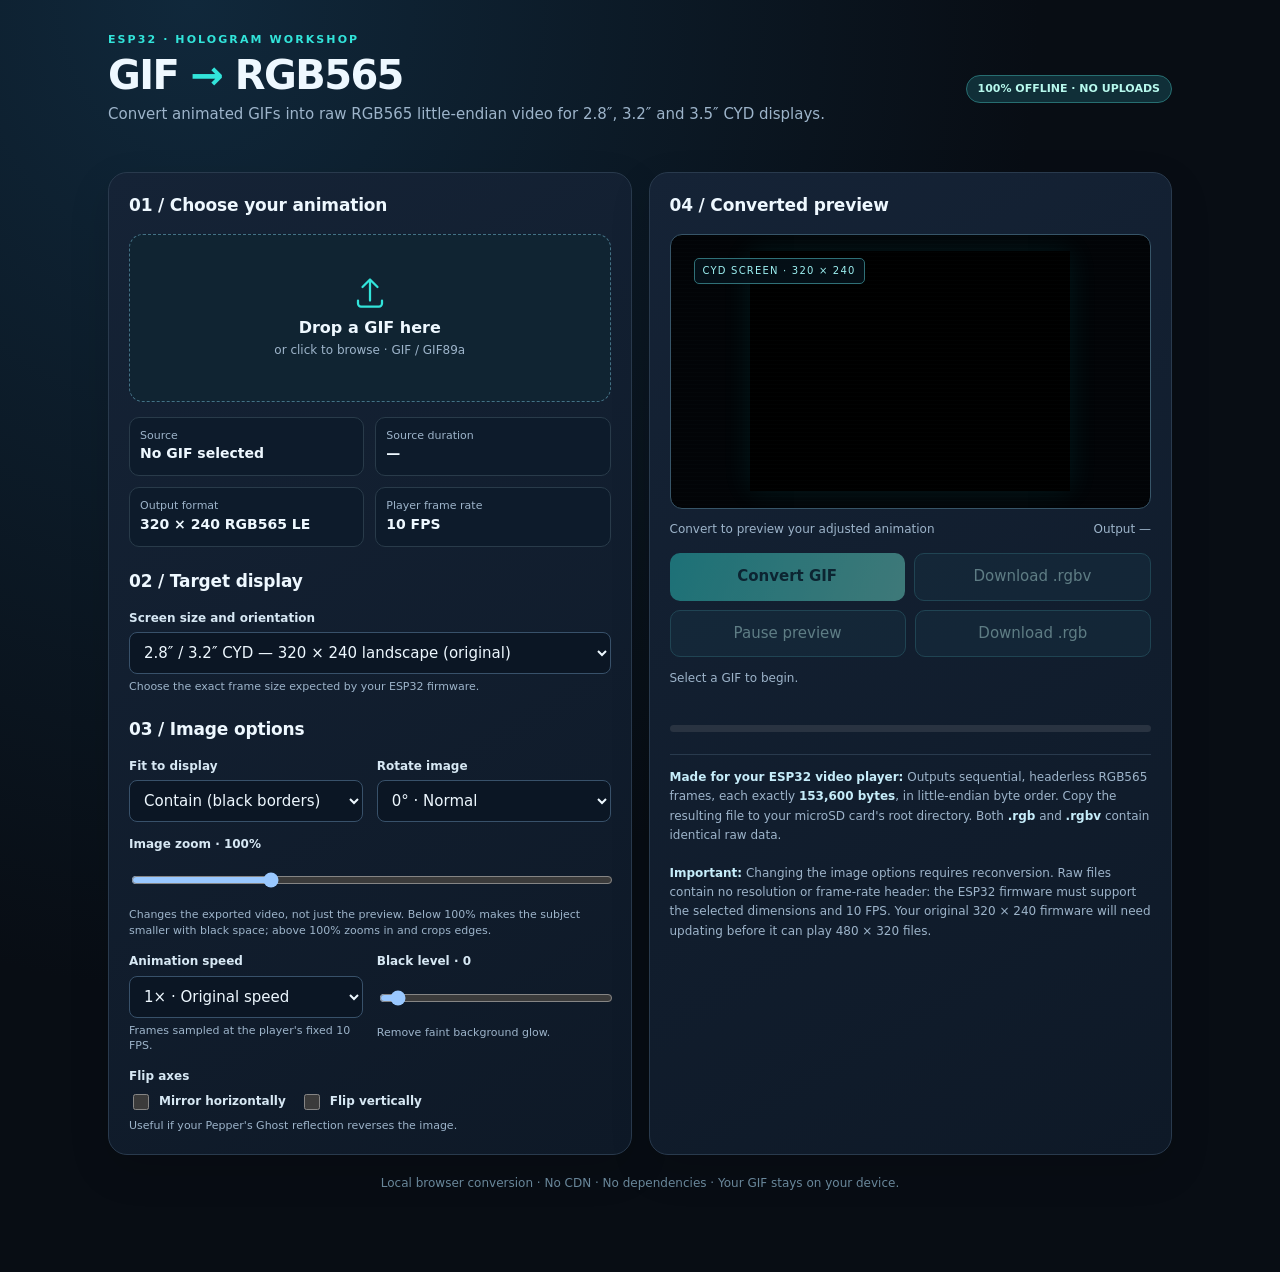
<file: index.html>
<!DOCTYPE html>
<html lang="en">
<head>
<meta charset="utf-8">
<meta name="viewport" content="width=device-width,initial-scale=1">
<meta name="color-scheme" content="dark">
<title>Hologram GIF → RGB565 | CYD Video Converter</title>
<style>
:root{--bg:#080d14;--panel:#111b29;--panel2:#172436;--line:#293a4d;--txt:#eef8ff;--muted:#9db4ca;--teal:#32e4da;--teal2:#145a62;--bad:#ff9a83}
*{box-sizing:border-box}body{margin:0;background:radial-gradient(ellipse at 15% 0%,#10283b 0%,var(--bg) 55%);color:var(--txt);font:15px/1.45 system-ui,-apple-system,Segoe UI,Roboto,sans-serif;min-height:100vh}
.shell{max-width:1100px;padding:32px 18px 80px;margin:auto}
.kicker{text-transform:uppercase;letter-spacing:.19em;color:var(--teal);font-size:11px;font-weight:750}
h1{font-size:clamp(25px,4vw,40px);letter-spacing:-.04em;margin:5px 0 4px;line-height:1.13}p{color:var(--muted);margin:6px 0 20px}.muted{color:var(--muted)}
.pill{border:1px solid #276e71;border-radius:50px;padding:5px 11px;background:#102f38;color:#b7f9ed;font-size:11px;font-weight:700;white-space:nowrap}
.header{display:flex;justify-content:space-between;gap:14px;align-items:center;flex-wrap:wrap;margin-bottom:26px}
.layout{display:grid;grid-template-columns:minmax(320px,1fr) minmax(320px,1fr);gap:17px}.card{border:1px solid var(--line);border-radius:19px;background:linear-gradient(150deg,#152336,#0e1927);padding:20px;box-shadow:0 15px 40px #0002}.card h2{margin:0 0 16px;font-size:17px;letter-spacing:-.01em}
#drop{position:relative;border:1.5px dashed #437185;border-radius:14px;background:#102432;min-height:168px;text-align:center;display:flex;align-items:center;justify-content:center;cursor:pointer;transition:background .2s,border-color .2s;outline-offset:2px}
#drop:hover,#drop.drag{background:#193d49;border-color:var(--teal)}#drop:focus-visible{outline:2px solid var(--teal)}#drop svg{color:var(--teal);display:block;margin:0 auto 5px}
#drop strong{display:block;font-size:16px}#drop span{color:var(--muted);font-size:12px}#file{display:none}
.meta{margin:15px 0 5px;display:grid;grid-template-columns:1fr 1fr;gap:11px}.meta > div{border:1px solid #293b4a;background:#0d1b2b;border-radius:10px;padding:10px}.meta small{display:block;color:var(--muted);font-size:11px}.meta b{font-variant-numeric:tabular-nums;font-size:14px}
.controls{display:grid;grid-template-columns:1fr 1fr;gap:14px}.control{display:flex;flex-direction:column;gap:5px}.control.full{grid-column:1/-1}.control label{font-weight:650;font-size:12px;color:#d7e8f4}.control input:not([type=checkbox]),.control select{border:1px solid #38516a;border-radius:8px;background:#0b1624;color:var(--txt);padding:10px;min-height:40px;font:inherit;width:100%}
.control select{cursor:pointer}[hidden]{display:none!important}.helper{font-size:11px;color:var(--muted)}.toggles{display:flex;gap:14px;flex-wrap:wrap}.check{display:flex;align-items:center;gap:7px;font-size:13px;cursor:pointer}.check input{accent-color:var(--teal);width:16px;height:16px}
.previewwrap{display:flex;align-items:center;justify-content:center;min-height:275px;background:#020407;border:1px solid #375568;border-radius:12px;overflow:hidden;position:relative;padding:15px}.previewwrap:before{content:"";position:absolute;inset:0;background:repeating-linear-gradient(0deg,transparent 0,transparent 3px,#79c8e106 4px);pointer-events:none}
#preview{width:auto;height:auto;max-width:100%;max-height:390px;object-fit:contain;background:#000;image-rendering:auto;box-shadow:0 0 28px #0cf3f116;display:block}
.previewLabel{font-size:10px;letter-spacing:.12em;color:#9ceff0;background:#06141dc8;border:1px solid #2f7077;border-radius:5px;position:absolute;top:23px;left:23px;padding:5px 8px}
.barline{display:flex;align-items:center;justify-content:space-between;margin:12px 0 15px;gap:10px;font-size:12px;color:var(--muted)}
button{border:0;border-radius:10px;font-weight:750;font:inherit;cursor:pointer;padding:12px 16px;transition:filter .15s}button:hover:not(:disabled){filter:brightness(1.12)}button:disabled{opacity:.42;cursor:not-allowed}
.primary{background:linear-gradient(110deg,#2ce1d7,#7cf6df);color:#042c34;font-weight:800}.secondary{background:#173344;color:#c8fffa;border:1px solid #347985}.actions{display:flex;gap:9px;flex-wrap:wrap}.actions button{flex:1;min-width:135px}
#status{min-height:36px;margin:13px 0 8px;font-size:12px;color:var(--muted)}#status.error{color:var(--bad)}progress{width:100%;height:7px;accent-color:var(--teal);background:#293341;border:0;overflow:hidden;border-radius:9px}progress::-webkit-progress-bar{background:#293341}progress::-webkit-progress-value{background:var(--teal)}
.note{font-size:12px;line-height:1.6;color:var(--muted);border-top:1px solid var(--line);padding-top:13px;margin-top:18px}.note b{color:#c6edfa}.foot{margin-top:20px;color:#69879a;font-size:12px;text-align:center}
@media(max-width:770px){.layout{grid-template-columns:1fr}.shell{padding-top:20px}.card{padding:17px}.previewwrap{min-height:190px}.header{margin-bottom:16px}}
</style>
</head>
<body>
<div class="shell">
  <div class="header"><div><div class="kicker">ESP32 · Hologram workshop</div><h1>GIF <span style="color:var(--teal)">→</span> RGB565</h1><p>Convert animated GIFs into raw RGB565 little-endian video for 2.8″, 3.2″ and 3.5″ CYD displays.</p></div><span class="pill">100% OFFLINE · NO UPLOADS</span></div>
  <div class="layout">
    <section class="card">
      <h2>01 / Choose your animation</h2>
      <div id="drop" tabindex="0" role="button" aria-label="Choose a GIF file">
        <div><svg viewBox="0 0 24 24" width="36" height="36" fill="none" stroke="currentColor" stroke-width="1.5" stroke-linecap="round"><path d="M12 17V3m0 0-5 5m5-5 5 5M4 17v2a2 2 0 0 0 2 2h12a2 2 0 0 0 2-2v-2"/></svg><strong>Drop a GIF here</strong><span>or click to browse · GIF / GIF89a</span></div>
      </div><input type="file" id="file" accept="image/gif,.gif">
      <div class="meta"><div><small>Source</small><b id="srcMeta">No GIF selected</b></div><div><small>Source duration</small><b id="durMeta">—</b></div><div><small>Output format</small><b id="outMeta">320 × 240 RGB565 LE</b></div><div><small>Player frame rate</small><b>10 FPS</b></div></div>
      <h2 style="margin-top:22px">02 / Target display</h2>
      <div class="controls">
        <div class="control full"><label for="resolution">Screen size and orientation</label>
          <select id="resolution">
            <option value="320x240">2.8″ / 3.2″ CYD — 320 × 240 landscape (original)</option>
            <option value="240x320">2.8″ / 3.2″ CYD — 240 × 320 portrait</option>
            <option value="480x320">3.5″ CYD — 480 × 320 landscape</option>
            <option value="320x480">3.5″ CYD — 320 × 480 portrait</option>
            <option value="custom">Custom dimensions…</option>
          </select><div class="helper">Choose the exact frame size expected by your ESP32 firmware.</div>
        </div>
      </div>
      <div id="customSize" class="controls" hidden style="margin-top:12px">
        <div class="control"><label for="customW">Width (pixels)</label><input id="customW" type="number" min="64" max="800" step="1" value="480"></div>
        <div class="control"><label for="customH">Height (pixels)</label><input id="customH" type="number" min="64" max="800" step="1" value="320"></div>
      </div>
      <h2 style="margin-top:22px">03 / Image options</h2>
      <div class="controls">
        <div class="control"><label for="fit">Fit to display</label><select id="fit"><option value="contain">Contain (black borders)</option><option value="cover">Cover (crop to fill)</option><option value="stretch">Stretch to fill</option></select></div>
        <div class="control"><label for="rotate">Rotate image</label><select id="rotate"><option value="0">0° · Normal</option><option value="90">90° clockwise</option><option value="180">180°</option><option value="270">270° clockwise</option></select></div>
        <div class="control full"><label for="zoom">Image zoom · <output id="zoomNum">100%</output></label><input id="zoom" type="range" min="25" max="300" value="100" step="5"><div class="helper">Changes the exported video, not just the preview. Below 100% makes the subject smaller with black space; above 100% zooms in and crops edges.</div></div>
        <div class="control"><label for="speed">Animation speed</label><select id="speed"><option value="0.5">0.5× · Slow motion</option><option value="1" selected>1× · Original speed</option><option value="1.5">1.5× · Faster</option><option value="2">2× · Double speed</option></select><div class="helper">Frames sampled at the player's fixed 10 FPS.</div></div>
        <div class="control"><label for="threshold">Black level · <output id="thresholdNum">0</output></label><input id="threshold" type="range" min="0" max="75" value="0" step="5"><div class="helper">Remove faint background glow.</div></div>
        <div class="control full"><label>Flip axes</label><div class="toggles"><label class="check"><input type="checkbox" id="flipH"> Mirror horizontally</label><label class="check"><input type="checkbox" id="flipV"> Flip vertically</label></div><div class="helper">Useful if your Pepper's Ghost reflection reverses the image.</div></div>
      </div>
    </section>
    <section class="card">
      <h2>04 / Converted preview</h2>
      <div class="previewwrap"><div class="previewLabel" id="previewLabel">CYD SCREEN · 320 × 240</div><canvas id="preview" width="320" height="240" aria-label="Converted video preview"></canvas></div>
      <div class="barline"><span id="frameText">No preview available</span><span id="sizeText">Output —</span></div>
      <div class="actions"><button class="primary" id="convert" disabled>Convert GIF</button><button class="secondary" id="download" disabled>Download .rgbv</button></div>
      <div class="actions" style="margin-top:9px"><button class="secondary" id="play" disabled>Pause preview</button><button class="secondary" id="downloadRGB" disabled>Download .rgb</button></div>
      <div id="status" aria-live="polite">Select a GIF to begin.</div><progress id="progress" max="100" value="0"></progress>
      <div class="note"><b>Made for your ESP32 video player:</b> Outputs sequential, headerless RGB565 frames, each exactly <b id="frameBytes">153,600 bytes</b>, in little-endian byte order. Copy the resulting file to your microSD card's root directory. Both <b>.rgb</b> and <b>.rgbv</b> contain identical raw data.<br><br><b>Important:</b> Changing the image options requires reconversion. Raw files contain no resolution or frame-rate header: the ESP32 firmware must support the selected dimensions and 10 FPS. Your original 320 × 240 firmware will need updating before it can play 480 × 320 files.</div>
    </section>
  </div>
  <div class="foot">Local browser conversion · No CDN · No dependencies · Your GIF stays on your device.</div>
</div>
<script>
'use strict';
let W=320,H=240,FRAME_BYTES=W*H*2;
const FPS=10,MAX_BYTES=220*1024*1024,MAX_SOURCE_PIXELS=8_000_000;
const $=id=>document.getElementById(id);
const ui={drop:$('drop'),file:$('file'),src:$('srcMeta'),dur:$('durMeta'),fit:$('fit'),rotate:$('rotate'),zoom:$('zoom'),zoomNum:$('zoomNum'),speed:$('speed'),threshold:$('threshold'),thresholdNum:$('thresholdNum'),flipH:$('flipH'),flipV:$('flipV'),convert:$('convert'),download:$('download'),downloadRGB:$('downloadRGB'),play:$('play'),status:$('status'),progress:$('progress'),preview:$('preview'),frameText:$('frameText'),sizeText:$('sizeText'),resolution:$('resolution'),customSize:$('customSize'),customW:$('customW'),customH:$('customH'),outMeta:$('outMeta'),frameBytes:$('frameBytes'),previewLabel:$('previewLabel')};
const previewCtx=ui.preview.getContext('2d',{willReadFrequently:true});
let gif=null,filename='hologram',output=null,outputCount=0,playing=false,playStart=0,playOffset=0,lastPreview=-1,decoding=false;
function setStatus(msg,isError=false){ui.status.textContent=msg;ui.status.classList.toggle('error',isError)}
function humanBytes(n){return n>=1048576?(n/1048576).toFixed(1)+' MB':(n/1024).toFixed(1)+' KB'}
function readGif(buffer){
  const bytes=new Uint8Array(buffer);let p=0;
  function u8(){if(p>=bytes.length)throw Error('Unexpected end of GIF.');return bytes[p++];}
  function u16(){return u8()|(u8()<<8)}
  function read(n){if(p+n>bytes.length)throw Error('Truncated GIF data.');let a=bytes.subarray(p,p+n);p+=n;return a;}
  function palette(size){let src=read(size*3);return new Uint8Array(src);}
  function subBlocks(){let chunks=[],len=0;while(true){let n=u8();if(!n)break;let b=read(n);chunks.push(b);len+=n;}let a=new Uint8Array(len),pos=0;for(let c of chunks){a.set(c,pos);pos+=c.length}return a;}
  let signature=String.fromCharCode(...read(6));if(signature!=='GIF89a'&&signature!=='GIF87a')throw Error('Not a valid GIF file.');
  const width=u16(),height=u16(),screenPacked=u8();u8();u8();
  if(width<1||height<1||width*height>MAX_SOURCE_PIXELS)throw Error('GIF dimensions are too large for safe browser decoding.');
  let globalPalette=(screenPacked&128)?palette(2**((screenPacked&7)+1)):null;
  const frames=[];let delay=100,dispose=0,transparent=-1,loops=1;
  while(p<bytes.length){
    const marker=u8();if(marker===0x3B)break;
    if(marker===0x21){
      let label=u8();
      if(label===0xF9){
        let size=u8();if(size!==4)throw Error('Malformed GIF graphics control.');
        let flags=u8(),d=u16(),index=u8();u8();
        dispose=(flags>>2)&7;transparent=(flags&1)?index:-1;delay=d?Math.max(20,d*10):100;
      }else if(label===0xFF){
        const app=read(u8());let data=subBlocks();let name=String.fromCharCode(...app);
        if((name.startsWith('NETSCAPE')||name.startsWith('ANIMEXTS'))&&data.length>=3&&data[0]===1){loops=data[1]|(data[2]<<8);}
      }else{subBlocks()}
    }else if(marker===0x2C){
      const x=u16(),y=u16(),w=u16(),h=u16(),packed=u8();
      if(!w||!h||x+w>width||y+h>height)throw Error('GIF frame extends beyond its canvas.');
      let pal=(packed&0x80)?palette(2**((packed&7)+1)):globalPalette;
      if(!pal)throw Error('GIF has no usable color palette.');
      let minCode=u8();if(minCode<2||minCode>8)throw Error('Unsupported GIF LZW code size.');
      let compressed=subBlocks();
      frames.push({x,y,w,h,pal,minCode,compressed,interlaced:!!(packed&0x40),delay,dispose,transparent});
      delay=100;dispose=0;transparent=-1;
      if(frames.length>5000)throw Error('GIF has too many source frames (limit 5,000).');
    }else throw Error('Malformed GIF: unexpected block at byte '+(p-1));
  }
  if(!frames.length)throw Error('This GIF contains no image frames.');
  let duration=frames.reduce((s,f)=>s+f.delay,0);
  return {width,height,frames,duration,loops};
}
function lzwDecode(frame){
  const {w,h,minCode,compressed}=frame;const pixelCount=w*h;
  const output=new Uint8Array(pixelCount),prefix=new Uint16Array(4096),suffix=new Uint8Array(4096),stack=new Uint8Array(4097);
  const clear=1<<minCode,end=clear+1;let size=minCode+1,next=end+1,old=-1,first=0,bitPos=0,pos=0;
  function code(){if(bitPos+size>compressed.length*8)return -1;let byte=bitPos>>3,shift=bitPos&7;let val=(compressed[byte]||0)|((compressed[byte+1]||0)<<8)|((compressed[byte+2]||0)<<16);bitPos+=size;return (val>>shift)&((1<<size)-1);}
  for(let i=0;i<clear;i++){suffix[i]=i;}
  while(pos<pixelCount){
    let c=code();if(c<0||c===end)break;
    if(c===clear){size=minCode+1;next=end+1;old=-1;continue;}
    if(c>next||c>=4096)throw Error('Invalid LZW code in GIF frame.');
    if(old<0){if(c>=clear)throw Error('Invalid initial LZW code.');output[pos++]=c;first=c;old=c;continue;}
    let input=c,top=0;
    if(c===next){stack[top++]=first;c=old;}
    let iter=0;
    while(c>=clear){
      if(c>=next||++iter>4096)throw Error('Invalid LZW dictionary.');
      stack[top++]=suffix[c];c=prefix[c];
    }
    first=c;stack[top++]=first;
    while(top&&pos<pixelCount)output[pos++]=stack[--top];
    if(next<4096){prefix[next]=old;suffix[next]=first;next++;if(next===(1<<size)&&size<12)size++;}
    old=input;
  }
  if(pos!==pixelCount)throw Error('GIF frame decoded incompletely: '+pos+'/'+pixelCount+' pixels.');
  return output;
}
function makeCompositor(g){
  const data=new Uint8ClampedArray(g.width*g.height*4),rowStride=g.width*4;
  let previous=null;
  function clearRect(f){for(let yy=f.y;yy<f.y+f.h;yy++)data.fill(0,yy*rowStride+f.x*4,yy*rowStride+(f.x+f.w)*4)}
  function next(i){
    if(previous){if(previous.dispose===2)clearRect(previous);else if(previous.dispose===3&&previous.snapshot)data.set(previous.snapshot);}
    let f=g.frames[i],snapshot=f.dispose===3?data.slice():null;
    const indices=lzwDecode(f),pal=f.pal;
    let scanRow=0,passes=f.interlaced?[{s:0,step:8},{s:4,step:8},{s:2,step:4},{s:1,step:2}]:[{s:0,step:1}];
    for(let pass of passes){for(let yy=pass.s;yy<f.h;yy+=pass.step){let row=(f.y+yy)*rowStride+f.x*4;for(let xx=0;xx<f.w;xx++){let ix=indices[scanRow*f.w+xx];if(ix===f.transparent)continue;let c=ix*3,o=row+xx*4;if(c+2<pal.length){data[o]=pal[c];data[o+1]=pal[c+1];data[o+2]=pal[c+2];data[o+3]=255;}}scanRow++;}}
    previous={x:f.x,y:f.y,w:f.w,h:f.h,dispose:f.dispose,snapshot};
    return data;
  }
  return {next};
}
function renderScaled(data,g,srcCanvas,srcCtx,targetCanvas,targetCtx,settings){
  srcCtx.putImageData(new ImageData(data,g.width,g.height),0,0);
  targetCtx.setTransform(1,0,0,1,0,0);targetCtx.fillStyle='#000';targetCtx.fillRect(0,0,W,H);
  let angle=settings.rotate*Math.PI/180,sw=g.width,sh=g.height;
  let turned=settings.rotate%180!==0,rw=turned?sh:sw,rh=turned?sw:sh;
  let sx,sy;
  if(settings.fit==='stretch'){sx=W/rw;sy=H/rh}else{let s=settings.fit==='cover'?Math.max(W/rw,H/rh):Math.min(W/rw,H/rh);sx=sy=s;}
  targetCtx.translate(W/2,H/2);targetCtx.scale((settings.flipH?-1:1)*sx*settings.zoom,(settings.flipV?-1:1)*sy*settings.zoom);targetCtx.rotate(angle);
  targetCtx.imageSmoothingEnabled=true;targetCtx.imageSmoothingQuality='high';
  targetCtx.drawImage(srcCanvas,-sw/2,-sh/2);
  targetCtx.setTransform(1,0,0,1,0,0);
  return targetCtx.getImageData(0,0,W,H).data;
}
function options(){return {fit:ui.fit.value,rotate:Number(ui.rotate.value),zoom:Number(ui.zoom.value)/100,speed:Number(ui.speed.value),threshold:Number(ui.threshold.value),flipH:ui.flipH.checked,flipV:ui.flipV.checked};}
function firstFramePreview(){
  if(!gif)return;
  const g=gif, compositor=makeCompositor(g),pixels=compositor.next(0);
  const src=document.createElement('canvas');src.width=g.width;src.height=g.height;
  const temp=document.createElement('canvas');temp.width=W;temp.height=H;
  const rgba=renderScaled(pixels,g,src,src.getContext('2d'),temp,temp.getContext('2d',{willReadFrequently:true}),options());
  previewCtx.putImageData(new ImageData(new Uint8ClampedArray(rgba),W,H),0,0);
  ui.frameText.textContent='First GIF frame · pre-conversion';
}
function updateResolution(){
  const custom=ui.resolution.value==='custom';
  ui.customSize.hidden=!custom;
  const values=custom?[Number(ui.customW.value),Number(ui.customH.value)]:ui.resolution.value.split('x').map(Number);
  const [newW,newH]=values;
  invalidate();
  if(!Number.isInteger(newW)||!Number.isInteger(newH)||newW<64||newH<64||newW>800||newH>800){
    ui.convert.disabled=true;
    ui.outMeta.textContent='Invalid size';
    setStatus('Width and height must be whole numbers between 64 and 800 pixels.',true);
    return;
  }
  W=newW;H=newH;FRAME_BYTES=W*H*2;
  ui.preview.width=W;ui.preview.height=H;
  previewImage=new ImageData(W,H);
  previewCtx.fillStyle='#000';previewCtx.fillRect(0,0,W,H);
  ui.previewLabel.textContent=`CYD SCREEN · ${W} × ${H}`;
  ui.outMeta.textContent=`${W} × ${H} RGB565 LE`;
  ui.frameBytes.textContent=FRAME_BYTES.toLocaleString('en-US')+' bytes';
  ui.convert.disabled=!gif;
  try{firstFramePreview()}catch(e){setStatus('Preview failed: '+e.message,true)}
}
function invalidate(){output=null;outputCount=0;ui.download.disabled=ui.downloadRGB.disabled=ui.play.disabled=true;playing=false;lastPreview=-1;ui.progress.value=0;ui.frameText.textContent='Convert to preview your adjusted animation';ui.sizeText.textContent='Output —';if(gif)setStatus('Settings changed. Press Convert GIF to regenerate.');}
async function loadGIF(file){
  if(!file)return;
  if(decoding)return;
  gif=null;invalidate();ui.convert.disabled=true;setStatus('Reading and validating GIF…');
  try{
    if(file.size>80*1024*1024)throw Error('GIF source is larger than 80 MB.');
    const buffer=await file.arrayBuffer(),g=readGif(buffer);
    gif=g;filename=(file.name||'hologram').replace(/\.gif$/i,'').replace(/[^a-z0-9_\-]+/gi,'_').slice(0,70)||'hologram';
    ui.src.textContent=`${g.width} × ${g.height} · ${g.frames.length} frame${g.frames.length===1?'':'s'}`;
    ui.dur.textContent=`${(g.duration/1000).toFixed(2)} seconds`;
    ui.convert.disabled=false;
    setStatus('Ready. Choose options and press Convert GIF.');
    // Display the first decoded frame as a helpful preview before conversion.
    firstFramePreview();
  }catch(e){ui.src.textContent='No GIF selected';ui.dur.textContent='—';setStatus('Could not open GIF: '+e.message,true)}
}
async function convert(){
  if(!gif||decoding)return;
  decoding=true;ui.convert.disabled=true;ui.file.disabled=true;invalidate();
  const g=gif,opt=options();
  try{
    const step=1000/FPS;
    const frames=Math.max(2,Math.ceil(g.duration/(step*opt.speed)));
    const total=frames*FRAME_BYTES;
    if(total>MAX_BYTES)throw Error(`Converted video would be ${humanBytes(total)}; limit is ${humanBytes(MAX_BYTES)}. Use a shorter GIF or faster speed.`);
    const bytes=new Uint8Array(total),src=document.createElement('canvas'),target=document.createElement('canvas');
    src.width=g.width;src.height=g.height;target.width=W;target.height=H;
    const srcCtx=src.getContext('2d'),targetCtx=target.getContext('2d',{willReadFrequently:true});
    const compositor=makeCompositor(g);
    const frameEnds=[];let t=0;for(let f of g.frames){t+=f.delay;frameEnds.push(t)}
    let sourceIndex=0,rgba=compositor.next(0),threshold=opt.threshold;
    for(let i=0;i<frames;i++){
      const sample=Math.min(g.duration-0.01,(i+0.5)*step*opt.speed);
      while(sourceIndex<g.frames.length-1&&sample>=frameEnds[sourceIndex]){sourceIndex++;rgba=compositor.next(sourceIndex)}
      const image=renderScaled(rgba,g,src,srcCtx,target,targetCtx,opt);
      let o=i*FRAME_BYTES;
      for(let j=0;j<image.length;j+=4){
        let r=image[j],gg=image[j+1],b=image[j+2];
        if(Math.max(r,gg,b)<=threshold){r=gg=b=0;}
        let pixel=((r>>3)<<11)|((gg>>2)<<5)|(b>>3);
        bytes[o++]=pixel&255;bytes[o++]=pixel>>8;
      }
      if(i%8===0||i===frames-1){ui.progress.value=Math.round((i+1)/frames*100);setStatus(`Converting frame ${i+1} / ${frames}…`);await new Promise(resolve=>setTimeout(resolve,0));}
    }
    output=bytes;outputCount=frames;ui.download.disabled=ui.downloadRGB.disabled=ui.play.disabled=false;
    ui.frameText.textContent=`${frames} frames · ${(frames/FPS).toFixed(1)} sec · ${FPS} FPS`;
    ui.sizeText.textContent=`Output ${humanBytes(total)}`;
    setStatus('Conversion complete. Preview is playing; download the .rgbv file.');
    playing=true;playOffset=0;playStart=performance.now();lastPreview=-1;ui.play.textContent='Pause preview';
    drawPreviewFrame(0);
  }catch(e){setStatus('Conversion failed: '+e.message,true);output=null;}
  finally{decoding=false;ui.convert.disabled=!gif;ui.file.disabled=false;}
}
let previewImage=new ImageData(W,H);
function drawPreviewFrame(n){
  if(!output)return;
  const data=previewImage.data;let k=n*FRAME_BYTES;
  for(let j=0;j<data.length;j+=4){const pixel=output[k]|(output[k+1]<<8);k+=2;data[j]=Math.round(((pixel>>11)&31)*255/31);data[j+1]=Math.round(((pixel>>5)&63)*255/63);data[j+2]=Math.round((pixel&31)*255/31);data[j+3]=255;}
  previewCtx.putImageData(previewImage,0,0);lastPreview=n;
}
function animate(now){if(output&&playing){const frame=Math.floor((now-playStart)/100)%outputCount;if(frame!==lastPreview)drawPreviewFrame(frame);}requestAnimationFrame(animate)}
function download(extension){if(!output)return;const blob=new Blob([output],{type:'application/octet-stream'}),url=URL.createObjectURL(blob),a=document.createElement('a');a.href=url;a.download=filename+(W===320&&H===240?'':`_${W}x${H}`)+'.'+extension;document.body.appendChild(a);a.click();a.remove();setTimeout(()=>URL.revokeObjectURL(url),15000)}
ui.drop.addEventListener('click',()=>ui.file.click());ui.drop.addEventListener('keydown',e=>{if(e.key==='Enter'||e.key===' '){e.preventDefault();ui.file.click()}});
for(let ev of ['dragenter','dragover'])ui.drop.addEventListener(ev,e=>{e.preventDefault();ui.drop.classList.add('drag')});
for(let ev of ['dragleave','drop'])ui.drop.addEventListener(ev,e=>{e.preventDefault();ui.drop.classList.remove('drag')});
ui.drop.addEventListener('drop',e=>{const f=e.dataTransfer.files[0];if(f)loadGIF(f)});
ui.file.addEventListener('change',e=>loadGIF(e.target.files[0]));
ui.convert.addEventListener('click',convert);ui.download.addEventListener('click',()=>download('rgbv'));ui.downloadRGB.addEventListener('click',()=>download('rgb'));
ui.play.addEventListener('click',()=>{if(!output)return;if(playing){playing=false;playOffset=performance.now()-playStart;ui.play.textContent='Play preview';}else{playing=true;playStart=performance.now()-playOffset;ui.play.textContent='Pause preview';}});
for(let key of ['fit','rotate','speed','threshold','flipH','flipV']){ui[key].addEventListener('change',invalidate)}
ui.resolution.addEventListener('change',updateResolution);
for(const key of ['customW','customH'])ui[key].addEventListener('input',updateResolution);
ui.threshold.addEventListener('input',()=>ui.thresholdNum.textContent=ui.threshold.value);
ui.zoom.addEventListener('input',()=>{ui.zoomNum.textContent=ui.zoom.value+'%';invalidate();if(gif&&!decoding){try{firstFramePreview()}catch(e){setStatus('Preview failed: '+e.message,true)}}});
updateResolution();requestAnimationFrame(animate);
</script>
</body>
</html>
</file>
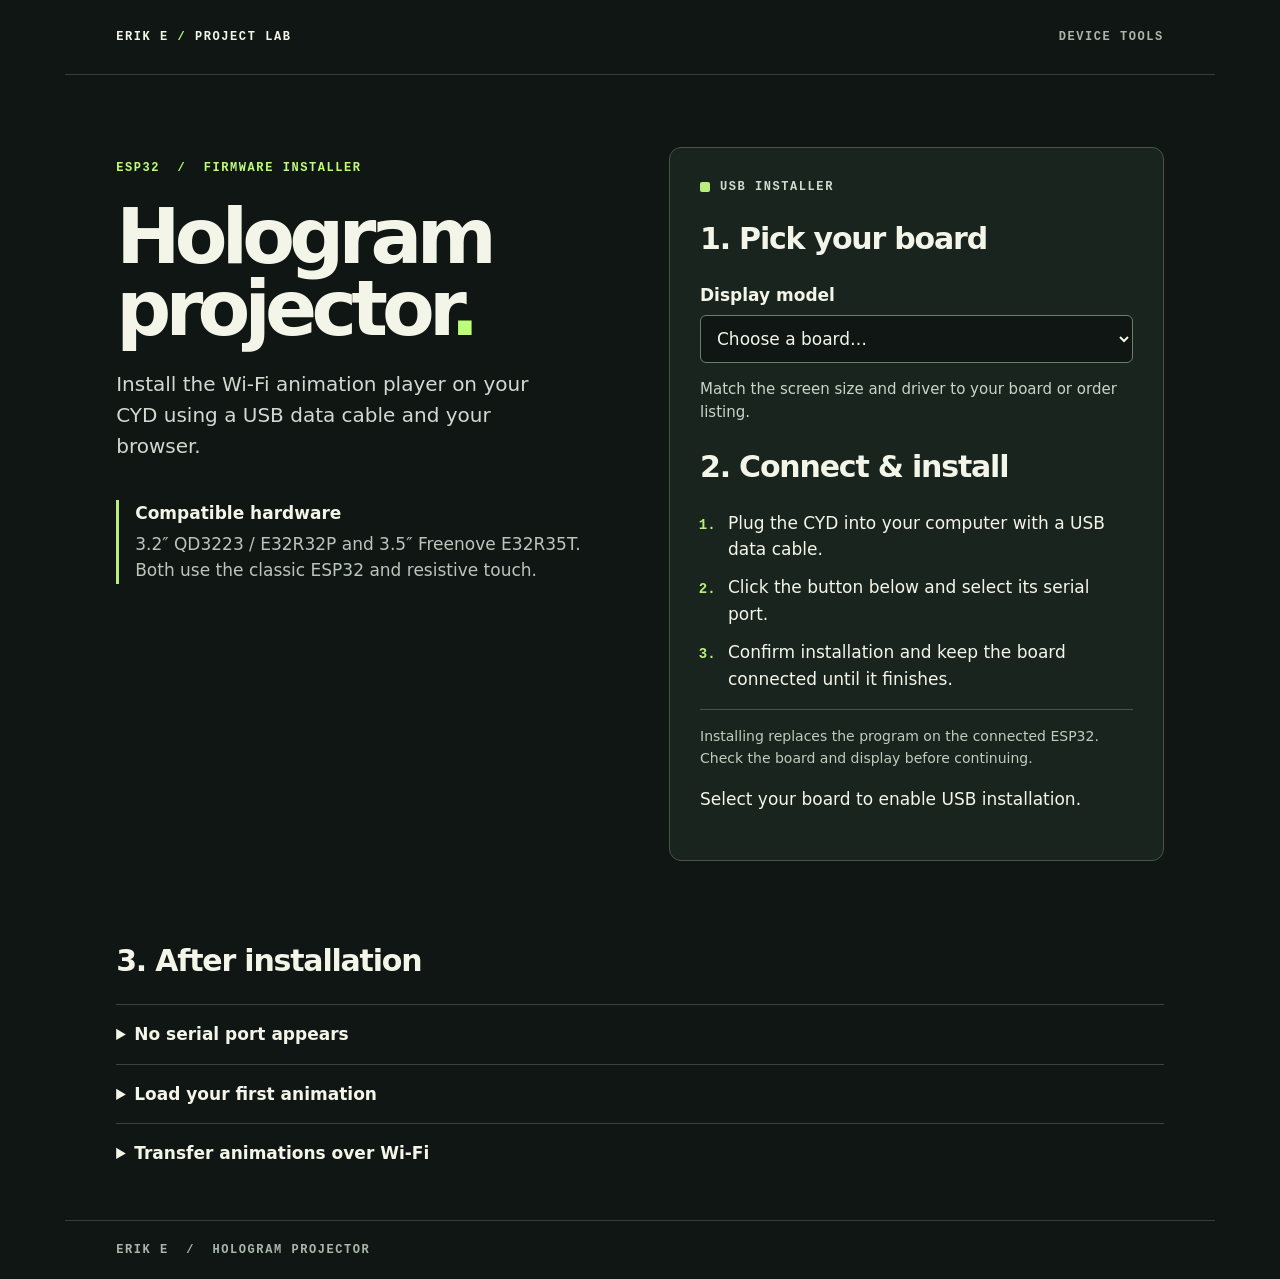
<file: flasher/index.html>
<!doctype html>
<html lang="en"><head><meta charset="utf-8"><meta name="viewport" content="width=device-width,initial-scale=1"><meta name="theme-color" content="#111916"><title>Hologram projector · Firmware installer</title><link rel="stylesheet" href="style.css"></head>
<body><header><span class="brand">ERIK E <b>/</b> PROJECT LAB</span><span class="right">DEVICE TOOLS</span></header>
<main><section class="intro"><p class="eyebrow">ESP32 &nbsp;/&nbsp; FIRMWARE INSTALLER</p><h1>Hologram<br>projector<span>.</span></h1><p class="lead">Install the Wi-Fi animation player on your CYD using a USB data cable and your browser.</p>
<div class="hardware"><strong>Compatible hardware</strong><p>3.2″ QD3223 / E32R32P and 3.5″ Freenove E32R35T. Both use the classic ESP32 and resistive touch.</p></div></section>
<section class="panel"><div class="panelhead"><span class="light"></span> USB INSTALLER</div><h2>1. Pick your board</h2>
<label for="board">Display model</label>
<select id="board">
<option value="">Choose a board…</option>
<option value="original">3.2″ QD3223 / E32R32P · ST7789</option>
<option value="freenove">3.5″ Freenove E32R35T · ST7796 TN</option>
</select>
<p id="board-info" aria-live="polite">Match the screen size and driver to your board or order listing.</p>
<h2>2. Connect &amp; install</h2><ol><li>Plug the CYD into your computer with a USB data cable.</li><li>Click the button below and select its serial port.</li><li>Confirm installation and keep the board connected until it finishes.</li></ol><p class="note">Installing replaces the program on the connected ESP32. Check the board and display before continuing.</p>
<esp-web-install-button hidden><button slot="activate">Connect &amp; install <span aria-hidden="true">↗</span></button><span slot="unsupported">Open this page directly in desktop Chrome or Edge to connect over USB.</span><span slot="not-allowed">Open this page directly over HTTPS to connect over USB.</span></esp-web-install-button><p role="status" id="status">Select your board to enable USB installation.</p><noscript>Enable JavaScript for USB installation.</noscript></section>
<section class="help"><h2>3. After installation</h2><details><summary>No serial port appears</summary><p>Try another USB data cable, close Arduino Serial Monitor, and reconnect. If you opened the installer in a preview, open its URL in a separate browser tab. If the port opens but the board cannot synchronize, hold BOOT while connecting and release it when writing begins.</p></details><details><summary>Load your first animation</summary><p><a href="./media/first-light.rgb" download>Download the spinning cube test animation</a> and copy it to the root of a FAT32 microSD card. For your own loops, put a multi-frame .rgb or .rgbv file in the root of the microSD card. Use 320 × 240, RGB565 little-endian, 10 fps, with no file header. On the 3.5″ model, existing clips scale to fit. For native 480 × 320 files, add <code>.480x320</code> before the extension, for example <code>portal.480x320.rgb</code>. Insert the card and restart. Tap the display to advance.</p></details><details><summary>Transfer animations over Wi-Fi</summary><p>Start the player with at least one valid animation on the card. Once playback begins, join <strong>HologramPlayer</strong> using password <code>hologram</code>. Open <code>http://192.168.4.1</code> on that device to manage your files.</p></details></section></main><footer>ERIK E &nbsp;/&nbsp; HOLOGRAM PROJECTOR</footer><script type="module" src="installer.js"></script></body></html>
</file>
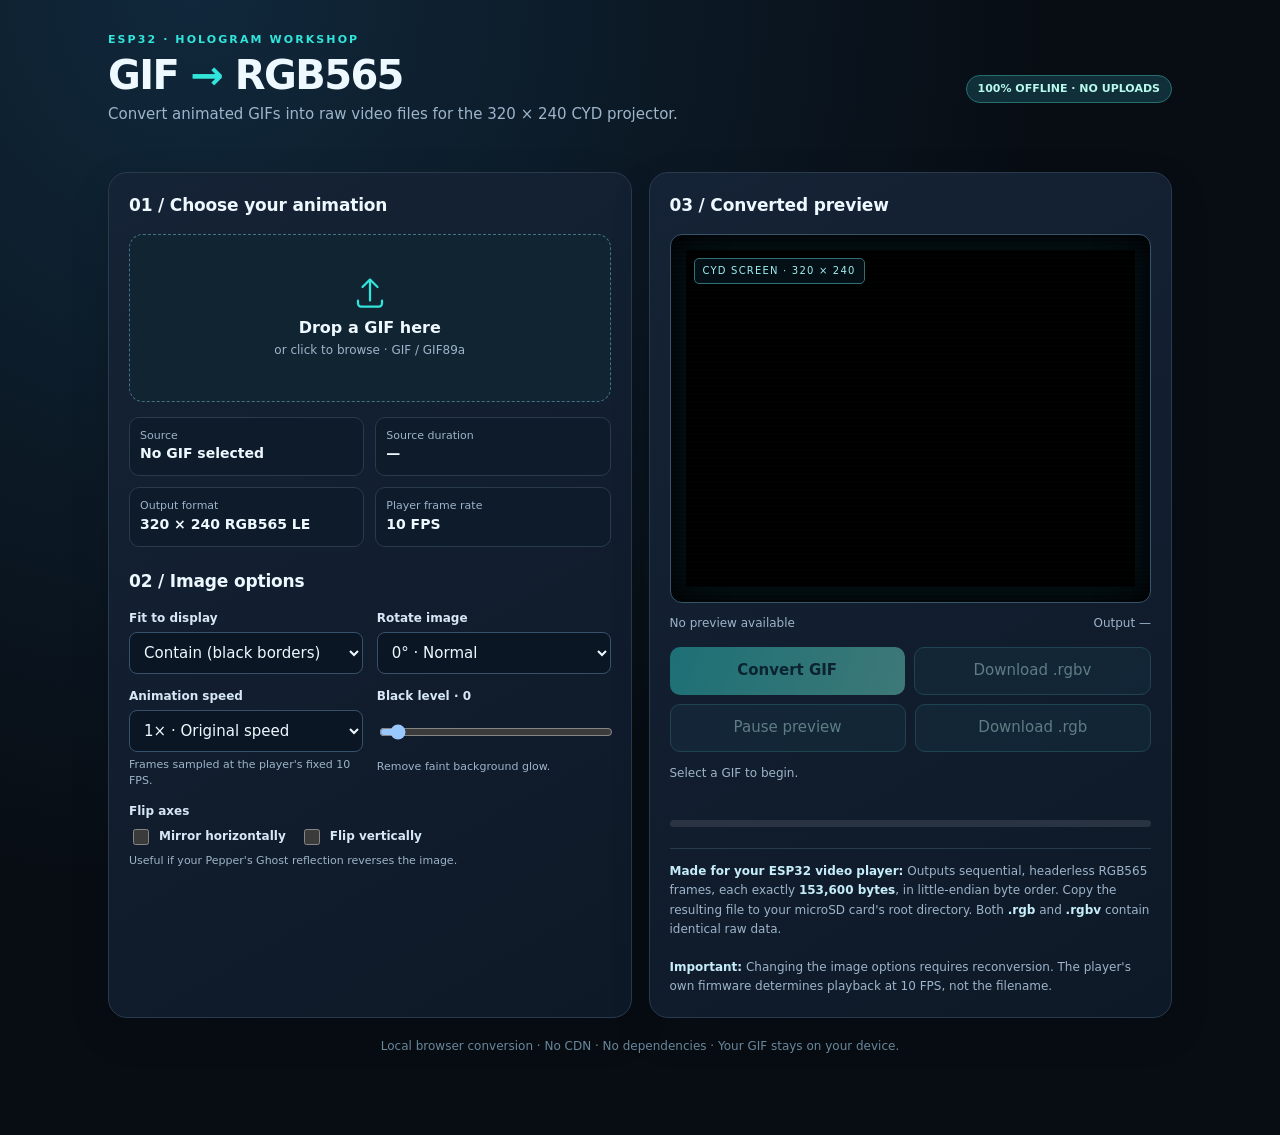
<file: Hologram_GIF_to_RGB565-2.html>
<!DOCTYPE html>
<html lang="en">
<head>
<meta charset="utf-8">
<meta name="viewport" content="width=device-width,initial-scale=1">
<meta name="color-scheme" content="dark">
<title>Hologram GIF → RGB565 | CYD Video Converter</title>
<style>
:root{--bg:#080d14;--panel:#111b29;--panel2:#172436;--line:#293a4d;--txt:#eef8ff;--muted:#9db4ca;--teal:#32e4da;--teal2:#145a62;--bad:#ff9a83}
*{box-sizing:border-box}body{margin:0;background:radial-gradient(ellipse at 15% 0%,#10283b 0%,var(--bg) 55%);color:var(--txt);font:15px/1.45 system-ui,-apple-system,Segoe UI,Roboto,sans-serif;min-height:100vh}
.shell{max-width:1100px;padding:32px 18px 80px;margin:auto}
.kicker{text-transform:uppercase;letter-spacing:.19em;color:var(--teal);font-size:11px;font-weight:750}
h1{font-size:clamp(25px,4vw,40px);letter-spacing:-.04em;margin:5px 0 4px;line-height:1.13}p{color:var(--muted);margin:6px 0 20px}.muted{color:var(--muted)}
.pill{border:1px solid #276e71;border-radius:50px;padding:5px 11px;background:#102f38;color:#b7f9ed;font-size:11px;font-weight:700;white-space:nowrap}
.header{display:flex;justify-content:space-between;gap:14px;align-items:center;flex-wrap:wrap;margin-bottom:26px}
.layout{display:grid;grid-template-columns:minmax(320px,1fr) minmax(320px,1fr);gap:17px}.card{border:1px solid var(--line);border-radius:19px;background:linear-gradient(150deg,#152336,#0e1927);padding:20px;box-shadow:0 15px 40px #0002}.card h2{margin:0 0 16px;font-size:17px;letter-spacing:-.01em}
#drop{position:relative;border:1.5px dashed #437185;border-radius:14px;background:#102432;min-height:168px;text-align:center;display:flex;align-items:center;justify-content:center;cursor:pointer;transition:background .2s,border-color .2s;outline-offset:2px}
#drop:hover,#drop.drag{background:#193d49;border-color:var(--teal)}#drop:focus-visible{outline:2px solid var(--teal)}#drop svg{color:var(--teal);display:block;margin:0 auto 5px}
#drop strong{display:block;font-size:16px}#drop span{color:var(--muted);font-size:12px}#file{display:none}
.meta{margin:15px 0 5px;display:grid;grid-template-columns:1fr 1fr;gap:11px}.meta > div{border:1px solid #293b4a;background:#0d1b2b;border-radius:10px;padding:10px}.meta small{display:block;color:var(--muted);font-size:11px}.meta b{font-variant-numeric:tabular-nums;font-size:14px}
.controls{display:grid;grid-template-columns:1fr 1fr;gap:14px}.control{display:flex;flex-direction:column;gap:5px}.control.full{grid-column:1/-1}.control label{font-weight:650;font-size:12px;color:#d7e8f4}.control input:not([type=checkbox]),.control select{border:1px solid #38516a;border-radius:8px;background:#0b1624;color:var(--txt);padding:10px;min-height:40px;font:inherit;width:100%}
.control select{cursor:pointer}.helper{font-size:11px;color:var(--muted)}.toggles{display:flex;gap:14px;flex-wrap:wrap}.check{display:flex;align-items:center;gap:7px;font-size:13px;cursor:pointer}.check input{accent-color:var(--teal);width:16px;height:16px}
.previewwrap{display:flex;align-items:center;justify-content:center;min-height:275px;background:#020407;border:1px solid #375568;border-radius:12px;overflow:hidden;position:relative;padding:15px}.previewwrap:before{content:"";position:absolute;inset:0;background:repeating-linear-gradient(0deg,transparent 0,transparent 3px,#79c8e106 4px);pointer-events:none}
#preview{width:100%;max-width:480px;aspect-ratio:4/3;object-fit:contain;background:#000;image-rendering:auto;box-shadow:0 0 28px #0cf3f116;display:block}
.previewLabel{font-size:10px;letter-spacing:.12em;color:#9ceff0;background:#06141dc8;border:1px solid #2f7077;border-radius:5px;position:absolute;top:23px;left:23px;padding:5px 8px}
.barline{display:flex;align-items:center;justify-content:space-between;margin:12px 0 15px;gap:10px;font-size:12px;color:var(--muted)}
button{border:0;border-radius:10px;font-weight:750;font:inherit;cursor:pointer;padding:12px 16px;transition:filter .15s}button:hover:not(:disabled){filter:brightness(1.12)}button:disabled{opacity:.42;cursor:not-allowed}
.primary{background:linear-gradient(110deg,#2ce1d7,#7cf6df);color:#042c34;font-weight:800}.secondary{background:#173344;color:#c8fffa;border:1px solid #347985}.actions{display:flex;gap:9px;flex-wrap:wrap}.actions button{flex:1;min-width:135px}
#status{min-height:36px;margin:13px 0 8px;font-size:12px;color:var(--muted)}#status.error{color:var(--bad)}progress{width:100%;height:7px;accent-color:var(--teal);background:#293341;border:0;overflow:hidden;border-radius:9px}progress::-webkit-progress-bar{background:#293341}progress::-webkit-progress-value{background:var(--teal)}
.note{font-size:12px;line-height:1.6;color:var(--muted);border-top:1px solid var(--line);padding-top:13px;margin-top:18px}.note b{color:#c6edfa}.foot{margin-top:20px;color:#69879a;font-size:12px;text-align:center}
@media(max-width:770px){.layout{grid-template-columns:1fr}.shell{padding-top:20px}.card{padding:17px}.previewwrap{min-height:190px}.header{margin-bottom:16px}}
</style>
</head>
<body>
<div class="shell">
  <div class="header"><div><div class="kicker">ESP32 · Hologram workshop</div><h1>GIF <span style="color:var(--teal)">→</span> RGB565</h1><p>Convert animated GIFs into raw video files for the 320 × 240 CYD projector.</p></div><span class="pill">100% OFFLINE · NO UPLOADS</span></div>
  <div class="layout">
    <section class="card">
      <h2>01 / Choose your animation</h2>
      <div id="drop" tabindex="0" role="button" aria-label="Choose a GIF file">
        <div><svg viewBox="0 0 24 24" width="36" height="36" fill="none" stroke="currentColor" stroke-width="1.5" stroke-linecap="round"><path d="M12 17V3m0 0-5 5m5-5 5 5M4 17v2a2 2 0 0 0 2 2h12a2 2 0 0 0 2-2v-2"/></svg><strong>Drop a GIF here</strong><span>or click to browse · GIF / GIF89a</span></div>
      </div><input type="file" id="file" accept="image/gif,.gif">
      <div class="meta"><div><small>Source</small><b id="srcMeta">No GIF selected</b></div><div><small>Source duration</small><b id="durMeta">—</b></div><div><small>Output format</small><b>320 × 240 RGB565 LE</b></div><div><small>Player frame rate</small><b>10 FPS</b></div></div>
      <h2 style="margin-top:22px">02 / Image options</h2>
      <div class="controls">
        <div class="control"><label for="fit">Fit to display</label><select id="fit"><option value="contain">Contain (black borders)</option><option value="cover">Cover (crop to fill)</option><option value="stretch">Stretch to fill</option></select></div>
        <div class="control"><label for="rotate">Rotate image</label><select id="rotate"><option value="0">0° · Normal</option><option value="90">90° clockwise</option><option value="180">180°</option><option value="270">270° clockwise</option></select></div>
        <div class="control"><label for="speed">Animation speed</label><select id="speed"><option value="0.5">0.5× · Slow motion</option><option value="1" selected>1× · Original speed</option><option value="1.5">1.5× · Faster</option><option value="2">2× · Double speed</option></select><div class="helper">Frames sampled at the player's fixed 10 FPS.</div></div>
        <div class="control"><label for="threshold">Black level · <output id="thresholdNum">0</output></label><input id="threshold" type="range" min="0" max="75" value="0" step="5"><div class="helper">Remove faint background glow.</div></div>
        <div class="control full"><label>Flip axes</label><div class="toggles"><label class="check"><input type="checkbox" id="flipH"> Mirror horizontally</label><label class="check"><input type="checkbox" id="flipV"> Flip vertically</label></div><div class="helper">Useful if your Pepper's Ghost reflection reverses the image.</div></div>
      </div>
    </section>
    <section class="card">
      <h2>03 / Converted preview</h2>
      <div class="previewwrap"><div class="previewLabel">CYD SCREEN · 320 × 240</div><canvas id="preview" width="320" height="240" aria-label="Converted video preview"></canvas></div>
      <div class="barline"><span id="frameText">No preview available</span><span id="sizeText">Output —</span></div>
      <div class="actions"><button class="primary" id="convert" disabled>Convert GIF</button><button class="secondary" id="download" disabled>Download .rgbv</button></div>
      <div class="actions" style="margin-top:9px"><button class="secondary" id="play" disabled>Pause preview</button><button class="secondary" id="downloadRGB" disabled>Download .rgb</button></div>
      <div id="status" aria-live="polite">Select a GIF to begin.</div><progress id="progress" max="100" value="0"></progress>
      <div class="note"><b>Made for your ESP32 video player:</b> Outputs sequential, headerless RGB565 frames, each exactly <b>153,600 bytes</b>, in little-endian byte order. Copy the resulting file to your microSD card's root directory. Both <b>.rgb</b> and <b>.rgbv</b> contain identical raw data.<br><br><b>Important:</b> Changing the image options requires reconversion. The player's own firmware determines playback at 10 FPS, not the filename.</div>
    </section>
  </div>
  <div class="foot">Local browser conversion · No CDN · No dependencies · Your GIF stays on your device.</div>
</div>
<script>
'use strict';
const W=320,H=240,FPS=10,FRAME_BYTES=W*H*2,MAX_BYTES=220*1024*1024,MAX_SOURCE_PIXELS=8_000_000;
const $=id=>document.getElementById(id);
const ui={drop:$('drop'),file:$('file'),src:$('srcMeta'),dur:$('durMeta'),fit:$('fit'),rotate:$('rotate'),speed:$('speed'),threshold:$('threshold'),thresholdNum:$('thresholdNum'),flipH:$('flipH'),flipV:$('flipV'),convert:$('convert'),download:$('download'),downloadRGB:$('downloadRGB'),play:$('play'),status:$('status'),progress:$('progress'),preview:$('preview'),frameText:$('frameText'),sizeText:$('sizeText')};
const previewCtx=ui.preview.getContext('2d',{willReadFrequently:true});
let gif=null,filename='hologram',output=null,outputCount=0,playing=false,playStart=0,playOffset=0,lastPreview=-1,decoding=false;
function setStatus(msg,isError=false){ui.status.textContent=msg;ui.status.classList.toggle('error',isError)}
function humanBytes(n){return n>=1048576?(n/1048576).toFixed(1)+' MB':(n/1024).toFixed(1)+' KB'}
function readGif(buffer){
  const bytes=new Uint8Array(buffer);let p=0;
  function u8(){if(p>=bytes.length)throw Error('Unexpected end of GIF.');return bytes[p++];}
  function u16(){return u8()|(u8()<<8)}
  function read(n){if(p+n>bytes.length)throw Error('Truncated GIF data.');let a=bytes.subarray(p,p+n);p+=n;return a;}
  function palette(size){let src=read(size*3);return new Uint8Array(src);}
  function subBlocks(){let chunks=[],len=0;while(true){let n=u8();if(!n)break;let b=read(n);chunks.push(b);len+=n;}let a=new Uint8Array(len),pos=0;for(let c of chunks){a.set(c,pos);pos+=c.length}return a;}
  let signature=String.fromCharCode(...read(6));if(signature!=='GIF89a'&&signature!=='GIF87a')throw Error('Not a valid GIF file.');
  const width=u16(),height=u16(),screenPacked=u8();u8();u8();
  if(width<1||height<1||width*height>MAX_SOURCE_PIXELS)throw Error('GIF dimensions are too large for safe browser decoding.');
  let globalPalette=(screenPacked&128)?palette(2**((screenPacked&7)+1)):null;
  const frames=[];let delay=100,dispose=0,transparent=-1,loops=1;
  while(p<bytes.length){
    const marker=u8();if(marker===0x3B)break;
    if(marker===0x21){
      let label=u8();
      if(label===0xF9){
        let size=u8();if(size!==4)throw Error('Malformed GIF graphics control.');
        let flags=u8(),d=u16(),index=u8();u8();
        dispose=(flags>>2)&7;transparent=(flags&1)?index:-1;delay=d?Math.max(20,d*10):100;
      }else if(label===0xFF){
        const app=read(u8());let data=subBlocks();let name=String.fromCharCode(...app);
        if((name.startsWith('NETSCAPE')||name.startsWith('ANIMEXTS'))&&data.length>=3&&data[0]===1){loops=data[1]|(data[2]<<8);}
      }else{subBlocks()}
    }else if(marker===0x2C){
      const x=u16(),y=u16(),w=u16(),h=u16(),packed=u8();
      if(!w||!h||x+w>width||y+h>height)throw Error('GIF frame extends beyond its canvas.');
      let pal=(packed&0x80)?palette(2**((packed&7)+1)):globalPalette;
      if(!pal)throw Error('GIF has no usable color palette.');
      let minCode=u8();if(minCode<2||minCode>8)throw Error('Unsupported GIF LZW code size.');
      let compressed=subBlocks();
      frames.push({x,y,w,h,pal,minCode,compressed,interlaced:!!(packed&0x40),delay,dispose,transparent});
      delay=100;dispose=0;transparent=-1;
      if(frames.length>5000)throw Error('GIF has too many source frames (limit 5,000).');
    }else throw Error('Malformed GIF: unexpected block at byte '+(p-1));
  }
  if(!frames.length)throw Error('This GIF contains no image frames.');
  let duration=frames.reduce((s,f)=>s+f.delay,0);
  return {width,height,frames,duration,loops};
}
function lzwDecode(frame){
  const {w,h,minCode,compressed}=frame;const pixelCount=w*h;
  const output=new Uint8Array(pixelCount),prefix=new Uint16Array(4096),suffix=new Uint8Array(4096),stack=new Uint8Array(4097);
  const clear=1<<minCode,end=clear+1;let size=minCode+1,next=end+1,old=-1,first=0,bitPos=0,pos=0;
  function code(){if(bitPos+size>compressed.length*8)return -1;let byte=bitPos>>3,shift=bitPos&7;let val=(compressed[byte]||0)|((compressed[byte+1]||0)<<8)|((compressed[byte+2]||0)<<16);bitPos+=size;return (val>>shift)&((1<<size)-1);}
  for(let i=0;i<clear;i++){suffix[i]=i;}
  while(pos<pixelCount){
    let c=code();if(c<0||c===end)break;
    if(c===clear){size=minCode+1;next=end+1;old=-1;continue;}
    if(c>next||c>=4096)throw Error('Invalid LZW code in GIF frame.');
    if(old<0){if(c>=clear)throw Error('Invalid initial LZW code.');output[pos++]=c;first=c;old=c;continue;}
    let input=c,top=0;
    if(c===next){stack[top++]=first;c=old;}
    let iter=0;
    while(c>=clear){
      if(c>=next||++iter>4096)throw Error('Invalid LZW dictionary.');
      stack[top++]=suffix[c];c=prefix[c];
    }
    first=c;stack[top++]=first;
    while(top&&pos<pixelCount)output[pos++]=stack[--top];
    if(next<4096){prefix[next]=old;suffix[next]=first;next++;if(next===(1<<size)&&size<12)size++;}
    old=input;
  }
  if(pos!==pixelCount)throw Error('GIF frame decoded incompletely: '+pos+'/'+pixelCount+' pixels.');
  return output;
}
function makeCompositor(g){
  const data=new Uint8ClampedArray(g.width*g.height*4),rowStride=g.width*4;
  let previous=null;
  function clearRect(f){for(let yy=f.y;yy<f.y+f.h;yy++)data.fill(0,yy*rowStride+f.x*4,yy*rowStride+(f.x+f.w)*4)}
  function next(i){
    if(previous){if(previous.dispose===2)clearRect(previous);else if(previous.dispose===3&&previous.snapshot)data.set(previous.snapshot);}
    let f=g.frames[i],snapshot=f.dispose===3?data.slice():null;
    const indices=lzwDecode(f),pal=f.pal;
    let scanRow=0,passes=f.interlaced?[{s:0,step:8},{s:4,step:8},{s:2,step:4},{s:1,step:2}]:[{s:0,step:1}];
    for(let pass of passes){for(let yy=pass.s;yy<f.h;yy+=pass.step){let row=(f.y+yy)*rowStride+f.x*4;for(let xx=0;xx<f.w;xx++){let ix=indices[scanRow*f.w+xx];if(ix===f.transparent)continue;let c=ix*3,o=row+xx*4;if(c+2<pal.length){data[o]=pal[c];data[o+1]=pal[c+1];data[o+2]=pal[c+2];data[o+3]=255;}}scanRow++;}}
    previous={x:f.x,y:f.y,w:f.w,h:f.h,dispose:f.dispose,snapshot};
    return data;
  }
  return {next};
}
function renderScaled(data,g,srcCanvas,srcCtx,targetCanvas,targetCtx,settings){
  srcCtx.putImageData(new ImageData(data,g.width,g.height),0,0);
  targetCtx.setTransform(1,0,0,1,0,0);targetCtx.fillStyle='#000';targetCtx.fillRect(0,0,W,H);
  let angle=settings.rotate*Math.PI/180,sw=g.width,sh=g.height;
  let turned=settings.rotate%180!==0,rw=turned?sh:sw,rh=turned?sw:sh;
  let sx,sy;
  if(settings.fit==='stretch'){sx=W/rw;sy=H/rh}else{let s=settings.fit==='cover'?Math.max(W/rw,H/rh):Math.min(W/rw,H/rh);sx=sy=s;}
  targetCtx.translate(W/2,H/2);targetCtx.scale((settings.flipH?-1:1)*sx,(settings.flipV?-1:1)*sy);targetCtx.rotate(angle);
  targetCtx.imageSmoothingEnabled=true;targetCtx.imageSmoothingQuality='high';
  targetCtx.drawImage(srcCanvas,-sw/2,-sh/2);
  targetCtx.setTransform(1,0,0,1,0,0);
  return targetCtx.getImageData(0,0,W,H).data;
}
function options(){return {fit:ui.fit.value,rotate:Number(ui.rotate.value),speed:Number(ui.speed.value),threshold:Number(ui.threshold.value),flipH:ui.flipH.checked,flipV:ui.flipV.checked};}
function invalidate(){output=null;outputCount=0;ui.download.disabled=ui.downloadRGB.disabled=ui.play.disabled=true;playing=false;lastPreview=-1;ui.progress.value=0;ui.frameText.textContent='Convert to preview your adjusted animation';ui.sizeText.textContent='Output —';if(gif)setStatus('Settings changed. Press Convert GIF to regenerate.');}
async function loadGIF(file){
  if(!file)return;
  if(decoding)return;
  gif=null;invalidate();ui.convert.disabled=true;setStatus('Reading and validating GIF…');
  try{
    if(file.size>80*1024*1024)throw Error('GIF source is larger than 80 MB.');
    const buffer=await file.arrayBuffer(),g=readGif(buffer);
    gif=g;filename=(file.name||'hologram').replace(/\.gif$/i,'').replace(/[^a-z0-9_\-]+/gi,'_').slice(0,70)||'hologram';
    ui.src.textContent=`${g.width} × ${g.height} · ${g.frames.length} frame${g.frames.length===1?'':'s'}`;
    ui.dur.textContent=`${(g.duration/1000).toFixed(2)} seconds`;
    ui.convert.disabled=false;
    setStatus('Ready. Choose options and press Convert GIF.');
    // Display the first decoded frame as a helpful preview before conversion.
    const compositor=makeCompositor(g);const pixels=compositor.next(0);
    const src=document.createElement('canvas');src.width=g.width;src.height=g.height;
    const temp=document.createElement('canvas');temp.width=W;temp.height=H;
    const rgba=renderScaled(pixels,g,src,src.getContext('2d'),temp,temp.getContext('2d',{willReadFrequently:true}),options());
    previewCtx.putImageData(new ImageData(new Uint8ClampedArray(rgba),W,H),0,0);
    ui.frameText.textContent='First GIF frame · pre-conversion';
  }catch(e){ui.src.textContent='No GIF selected';ui.dur.textContent='—';setStatus('Could not open GIF: '+e.message,true)}
}
async function convert(){
  if(!gif||decoding)return;
  decoding=true;ui.convert.disabled=true;ui.file.disabled=true;invalidate();
  const g=gif,opt=options();
  try{
    const step=1000/FPS;
    const frames=Math.max(2,Math.ceil(g.duration/(step*opt.speed)));
    const total=frames*FRAME_BYTES;
    if(total>MAX_BYTES)throw Error(`Converted video would be ${humanBytes(total)}; limit is ${humanBytes(MAX_BYTES)}. Use a shorter GIF or faster speed.`);
    const bytes=new Uint8Array(total),src=document.createElement('canvas'),target=document.createElement('canvas');
    src.width=g.width;src.height=g.height;target.width=W;target.height=H;
    const srcCtx=src.getContext('2d'),targetCtx=target.getContext('2d',{willReadFrequently:true});
    const compositor=makeCompositor(g);
    const frameEnds=[];let t=0;for(let f of g.frames){t+=f.delay;frameEnds.push(t)}
    let sourceIndex=0,rgba=compositor.next(0),threshold=opt.threshold;
    for(let i=0;i<frames;i++){
      const sample=Math.min(g.duration-0.01,(i+0.5)*step*opt.speed);
      while(sourceIndex<g.frames.length-1&&sample>=frameEnds[sourceIndex]){sourceIndex++;rgba=compositor.next(sourceIndex)}
      const image=renderScaled(rgba,g,src,srcCtx,target,targetCtx,opt);
      let o=i*FRAME_BYTES;
      for(let j=0;j<image.length;j+=4){
        let r=image[j],gg=image[j+1],b=image[j+2];
        if(Math.max(r,gg,b)<=threshold){r=gg=b=0;}
        let pixel=((r>>3)<<11)|((gg>>2)<<5)|(b>>3);
        bytes[o++]=pixel&255;bytes[o++]=pixel>>8;
      }
      if(i%8===0||i===frames-1){ui.progress.value=Math.round((i+1)/frames*100);setStatus(`Converting frame ${i+1} / ${frames}…`);await new Promise(resolve=>setTimeout(resolve,0));}
    }
    output=bytes;outputCount=frames;ui.download.disabled=ui.downloadRGB.disabled=ui.play.disabled=false;
    ui.frameText.textContent=`${frames} frames · ${(frames/FPS).toFixed(1)} sec · ${FPS} FPS`;
    ui.sizeText.textContent=`Output ${humanBytes(total)}`;
    setStatus('Conversion complete. Preview is playing; download the .rgbv file.');
    playing=true;playOffset=0;playStart=performance.now();lastPreview=-1;ui.play.textContent='Pause preview';
    drawPreviewFrame(0);
  }catch(e){setStatus('Conversion failed: '+e.message,true);output=null;}
  finally{decoding=false;ui.convert.disabled=!gif;ui.file.disabled=false;}
}
const previewImage=new ImageData(W,H);
function drawPreviewFrame(n){
  if(!output)return;
  const data=previewImage.data;let k=n*FRAME_BYTES;
  for(let j=0;j<data.length;j+=4){const pixel=output[k]|(output[k+1]<<8);k+=2;data[j]=Math.round(((pixel>>11)&31)*255/31);data[j+1]=Math.round(((pixel>>5)&63)*255/63);data[j+2]=Math.round((pixel&31)*255/31);data[j+3]=255;}
  previewCtx.putImageData(previewImage,0,0);lastPreview=n;
}
function animate(now){if(output&&playing){const frame=Math.floor((now-playStart)/100)%outputCount;if(frame!==lastPreview)drawPreviewFrame(frame);}requestAnimationFrame(animate)}
function download(extension){if(!output)return;const blob=new Blob([output],{type:'application/octet-stream'}),url=URL.createObjectURL(blob),a=document.createElement('a');a.href=url;a.download=filename+'.'+extension;document.body.appendChild(a);a.click();a.remove();setTimeout(()=>URL.revokeObjectURL(url),15000)}
ui.drop.addEventListener('click',()=>ui.file.click());ui.drop.addEventListener('keydown',e=>{if(e.key==='Enter'||e.key===' '){e.preventDefault();ui.file.click()}});
for(let ev of ['dragenter','dragover'])ui.drop.addEventListener(ev,e=>{e.preventDefault();ui.drop.classList.add('drag')});
for(let ev of ['dragleave','drop'])ui.drop.addEventListener(ev,e=>{e.preventDefault();ui.drop.classList.remove('drag')});
ui.drop.addEventListener('drop',e=>{const f=e.dataTransfer.files[0];if(f)loadGIF(f)});
ui.file.addEventListener('change',e=>loadGIF(e.target.files[0]));
ui.convert.addEventListener('click',convert);ui.download.addEventListener('click',()=>download('rgbv'));ui.downloadRGB.addEventListener('click',()=>download('rgb'));
ui.play.addEventListener('click',()=>{if(!output)return;if(playing){playing=false;playOffset=performance.now()-playStart;ui.play.textContent='Play preview';}else{playing=true;playStart=performance.now()-playOffset;ui.play.textContent='Pause preview';}});
for(let key of ['fit','rotate','speed','threshold','flipH','flipV']){ui[key].addEventListener('change',invalidate)}
ui.threshold.addEventListener('input',()=>ui.thresholdNum.textContent=ui.threshold.value);
previewCtx.fillStyle='#000';previewCtx.fillRect(0,0,W,H);requestAnimationFrame(animate);
</script>
</body>
</html>
</file>
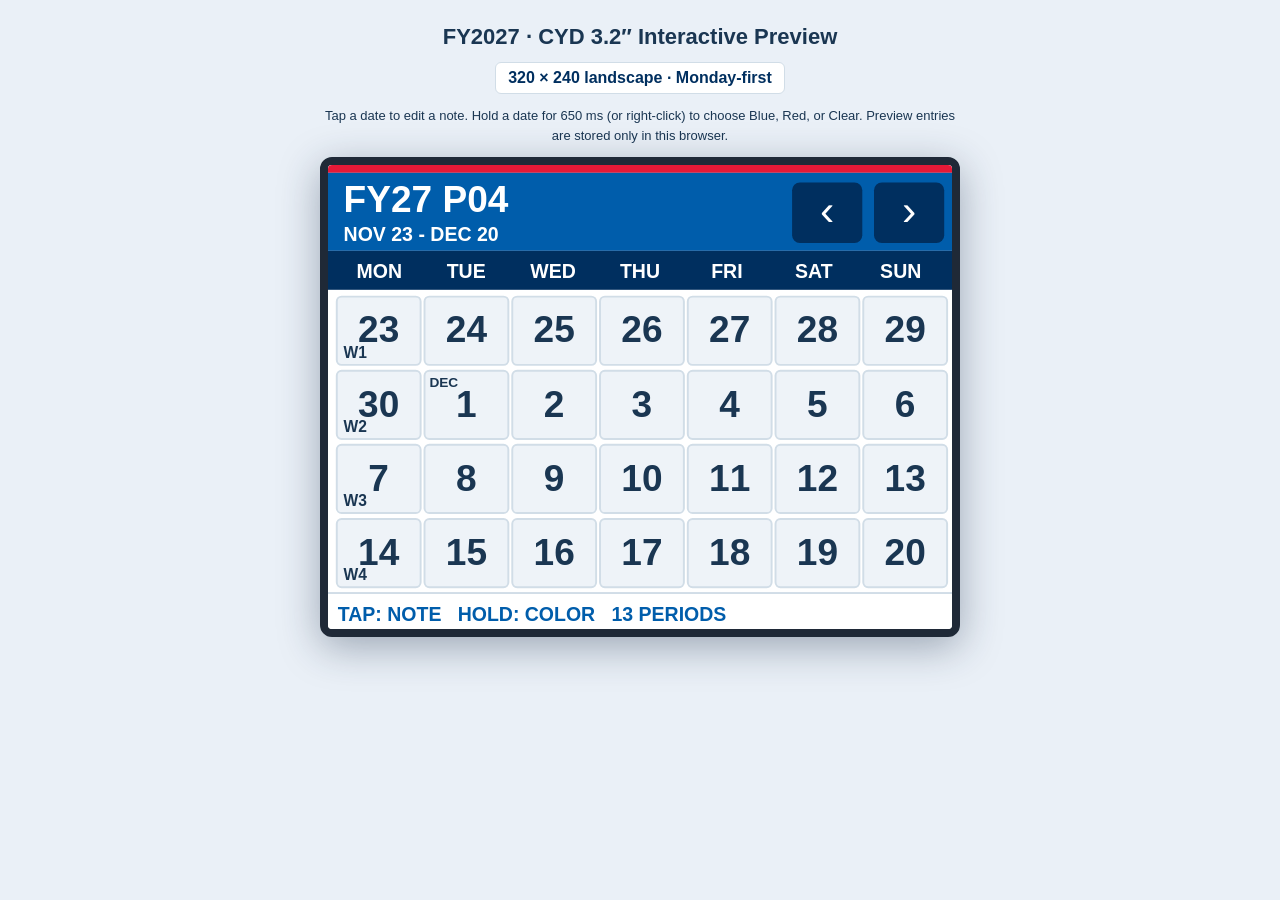
<file: FY2027-Work-Calendar/3.2-inch/web/preview.html>
<!doctype html><html lang="en"><head><meta charset="utf-8"><meta name="viewport" content="width=device-width, initial-scale=1"><title>FY2027 Work Calendar | 3.2 CYD preview</title><style>
:root{--blue:#005dab;--red:#e51937;--navy:#002f5f;--pale:#eef3f8;--ink:#18293f;--border:#d1dde7}
*{box-sizing:border-box}body{margin:0;background:#eaf0f7;font-family:Arial,Helvetica,sans-serif;color:#1a3652;display:flex;flex-direction:column;align-items:center;padding:24px;gap:12px}h1{font-size:22px;margin:0}p{font-size:13px;max-width:650px;text-align:center;line-height:1.5;margin:0}.pill{padding:6px 12px;background:white;border-radius:6px;border:1px solid var(--border);font-weight:800;color:var(--navy)}
#device{position:relative;width:min(640px,calc(100vw - 24px));aspect-ratio:4/3;border:8px solid #1f2937;box-shadow:0 10px 40px #1b2d4860;border-radius:12px;background:white;overflow:hidden}#screen{width:320px;height:240px;transform-origin:top left;position:absolute;top:0;left:0;user-select:none;background:white;touch-action:manipulation}
.strip{height:4px;background:var(--red)}.head{height:40px;background:var(--blue);color:white;display:flex;align-items:center;justify-content:space-between;padding:2px 4px 2px 8px}.head h2{margin:0;font-size:19px;line-height:19px;font-weight:900}.head small{display:block;font-size:10px;font-weight:bold;margin-top:3px}.arrows{display:flex;gap:6px}.arrows button{height:31px;width:36px;font-size:22px;background:var(--navy);color:white;border:0;border-radius:4px}.weekdays{height:20px;background:var(--navy);display:grid;grid-template-columns:repeat(7,1fr);text-align:center;align-items:center;font-weight:900;font-size:10px;color:white;padding:0 4px}.days{display:grid;grid-template-columns:repeat(7,44px);grid-template-rows:repeat(4,36px);column-gap:1px;row-gap:2px;position:absolute;left:4px;top:67px}.day{border-radius:3px;background:var(--pale);border:1px solid var(--border);position:relative;touch-action:none;cursor:pointer}.day.blue{background:var(--blue);color:white;border-color:var(--blue)}.day.red{background:var(--red);color:white;border-color:var(--red)}.day strong{position:absolute;left:0;right:0;top:6px;font-size:19px;text-align:center}.day .month{position:absolute;top:2px;left:2px;font-size:7px;font-weight:bold}.day .week{position:absolute;bottom:1px;left:3px;font-size:8px;font-weight:bold}.day .dot{position:absolute;bottom:4px;right:4px;width:6px;height:6px;border-radius:50%;background:var(--red)}.day.blue .dot,.day.red .dot{background:#fff}.foot{height:21px;border-top:1px solid var(--border);position:absolute;bottom:0;left:0;right:0;font-weight:800;color:var(--blue);padding:5px;font-size:10px;white-space:nowrap}
.overlay{display:none;position:absolute;inset:0;background:#0004;justify-content:center;align-items:center}.overlay.show{display:flex}.dialog{width:298px;height:126px;background:white;border-radius:8px;border:1px solid var(--navy);display:flex;align-items:center;flex-direction:column;padding:6px;gap:8px}.dialog h3{font-size:18px;margin:0;color:var(--navy)}.choices{display:flex;gap:7px}.choices button{width:89px;height:43px;font-weight:900;border:0;border-radius:4px}.choices .blue{background:var(--blue);color:white}.choices .red{background:var(--red);color:white}.choices .clear{background:#ddd;color:var(--ink)}.cancel{height:25px;width:100px;background:var(--navy);color:white;border:0;border-radius:4px;font-weight:bold}
.edit{position:absolute;inset:0;background:white;display:none}.edit.show{display:block}.edith{height:38px;border-top:4px solid var(--red);background:var(--blue);display:flex;align-items:center;justify-content:space-between;color:white;padding:0 4px;font-size:13px;font-weight:900}.edith button{height:27px;padding:0 7px;background:var(--navy);color:white;border-radius:4px;border:0;font-size:11px;font-weight:900}.note{position:absolute;top:42px;left:5px;width:310px;height:46px;border:1px solid var(--border);border-radius:4px;background:var(--pale);font-size:12px;font-family:Arial;padding:4px;resize:none;color:var(--ink);font-weight:bold}.keys{position:absolute;left:0;right:0;top:93px}.keyrow{display:flex;justify-content:center;gap:3px;margin-bottom:4px}.keyrow button{height:29px;min-width:0;background:var(--pale);border-radius:4px;border:0;color:var(--ink);font-weight:900;font-size:13px}.bottom{position:absolute;top:194px;left:4px;right:4px;display:flex;gap:6px}.bottom button{height:42px;border-radius:4px;border:0;font-weight:900;background:var(--pale)}.bottom button:nth-child(1){width:54px;background:var(--navy);color:white}.bottom button:nth-child(2){flex:1}.bottom button:nth-child(3){width:73px;background:var(--red);color:white}.count{font-size:8px;position:absolute;right:7px;top:88px;color:var(--navy)}button{cursor:pointer;touch-action:manipulation}
</style></head><body><h1>FY2027 · CYD 3.2″ Interactive Preview</h1><div class="pill">320 × 240 landscape · Monday-first</div><p>Tap a date to edit a note. Hold a date for 650 ms (or right-click) to choose Blue, Red, or Clear. Preview entries are stored only in this browser.</p>
<div id="device"><div id="screen"><div class="strip"></div><div class="head"><div><h2 id="title"></h2><small id="range"></small></div><div class="arrows"><button id="prev">‹</button><button id="next">›</button></div></div><div class="weekdays"><span>MON</span><span>TUE</span><span>WED</span><span>THU</span><span>FRI</span><span>SAT</span><span>SUN</span></div><div class="days" id="days"></div><div class="foot">TAP: NOTE &nbsp; HOLD: COLOR &nbsp; 13 PERIODS</div><div class="overlay" id="overlay"><div class="dialog"><h3 id="colorlabel"></h3><div class="choices"><button class="blue" data-color="blue">BLUE</button><button class="red" data-color="red">RED</button><button class="clear" data-color="">CLEAR</button></div><button class="cancel" id="cancel">CANCEL</button></div></div><div class="edit" id="edit"><div class="edith"><button id="back">BACK</button><span id="editdate"></span><button id="save">SAVE</button></div><textarea class="note" id="note" maxlength="96" placeholder="TYPE A NOTE..."></textarea><div class="keys" id="keyboard"></div><div class="bottom"><button id="num">123</button><button id="space">SPACE</button><button id="delete">BACK</button></div><div class="count" id="count">0/96</div></div></div></div>
<script>
const $=s=>document.querySelector(s),UTC=(y,m,d)=>new Date(Date.UTC(y,m,d)),start0=UTC(2026,7,31),MONTH=['JAN','FEB','MAR','APR','MAY','JUN','JUL','AUG','SEP','OCT','NOV','DEC'];let fy=2027,p=4,chosen=null,numbers=false;const db=JSON.parse(localStorage.getItem('fy27_cyd32_preview')||'{}');const iso=d=>d.toISOString().slice(0,10),add=(d,n)=>new Date(d.getTime()+86400000*n),fmt=(d,year=false)=>`${MONTH[d.getUTCMonth()]} ${d.getUTCDate()}${year?', '+d.getUTCFullYear():''}`,begin=()=>add(start0,(fy-2027)*364+(p-1)*28);function store(){localStorage.setItem('fy27_cyd32_preview',JSON.stringify(db))}function scale(){document.querySelector('#screen').style.transform=`scale(${document.querySelector('#device').clientWidth/320})`}addEventListener('resize',scale);scale();
function render(){const a=begin();$('#title').textContent=`FY${String(fy).slice(-2)} P${String(p).padStart(2,'0')}`;$('#range').textContent=`${fmt(a)} - ${fmt(add(a,27))}`;$('#days').replaceChildren();for(let i=0;i<28;i++){const d=add(a,i),id=iso(d),e=db[id]||{},c=document.createElement('div');c.className='day '+(e.color||'');c.tabIndex=0;c.setAttribute('role','button');c.setAttribute('aria-label',`${fmt(d,true)}; ${e.color||'unmarked'}; ${e.note?'note saved':'no note'}`);c.innerHTML=`<strong>${d.getUTCDate()}</strong>${i%7===0?`<span class="week">W${Math.floor(i/7)+1}</span>`:''}${d.getUTCDate()===1?`<span class="month">${MONTH[d.getUTCMonth()]}</span>`:''}${e.note?'<span class="dot"></span>':''}`;
let held=false,timer=null;const note=()=>{chosen=id;$('#editdate').textContent=fmt(d,true);$('#note').value=e.note||'';numbers=false;drawKeys();updateCount();$('#edit').classList.add('show')};const pick=()=>{chosen=id;$('#colorlabel').textContent='COLOR '+fmt(d);$('#overlay').classList.add('show')};c.onpointerdown=()=>{held=false;clearTimeout(timer);timer=setTimeout(()=>{held=true;pick()},650)};c.onpointerup=()=>{clearTimeout(timer);if(!held)note()};c.onpointercancel=()=>clearTimeout(timer);c.oncontextmenu=evt=>{evt.preventDefault();held=true;clearTimeout(timer);pick()};c.onkeydown=e=>{if(e.key==='Enter')note();if(e.key===' '){e.preventDefault();pick()}};$('#days').append(c);}}
$('#prev').onclick=()=>{p--;if(p===0){p=13;fy--}render()};$('#next').onclick=()=>{p++;if(p===14){p=1;fy++}render()};$('#cancel').onclick=()=>$('#overlay').classList.remove('show');document.querySelectorAll('[data-color]').forEach(b=>b.onclick=()=>{db[chosen]??={};db[chosen].color=b.dataset.color;store();$('#overlay').classList.remove('show');render()});$('#back').onclick=()=>$('#edit').classList.remove('show');$('#save').onclick=()=>{db[chosen]??={};db[chosen].note=$('#note').value.toUpperCase().trim().slice(0,96);store();$('#edit').classList.remove('show');render()};function updateCount(){$('#count').textContent=$('#note').value.length+'/96'}$('#note').oninput=updateCount;
function append(ch){if($('#note').value.length>=96)return;$('#note').value+=ch;updateCount()}function drawKeys(){const rows=numbers?['1234567890','-/. :&#()','?!+=%$@']:['QWERTYUIOP','ASDFGHJKL','ZXCVBNM'];$('#keyboard').replaceChildren();for(let r=0;r<3;r++){const row=document.createElement('div');row.className='keyrow';let w=r===0?28:r===1?30:37;for(const char of rows[r]){const b=document.createElement('button');b.textContent=char===' '?'·':char;b.style.width=w+'px';b.onclick=()=>append(char);row.append(b)}$('#keyboard').append(row)}$('#num').textContent=numbers?'ABC':'123'}$('#num').onclick=()=>{numbers=!numbers;drawKeys()};$('#space').onclick=()=>append(' ');$('#delete').onclick=()=>{$('#note').value=$('#note').value.slice(0,-1);updateCount()};render();
</script></body></html>
</file>
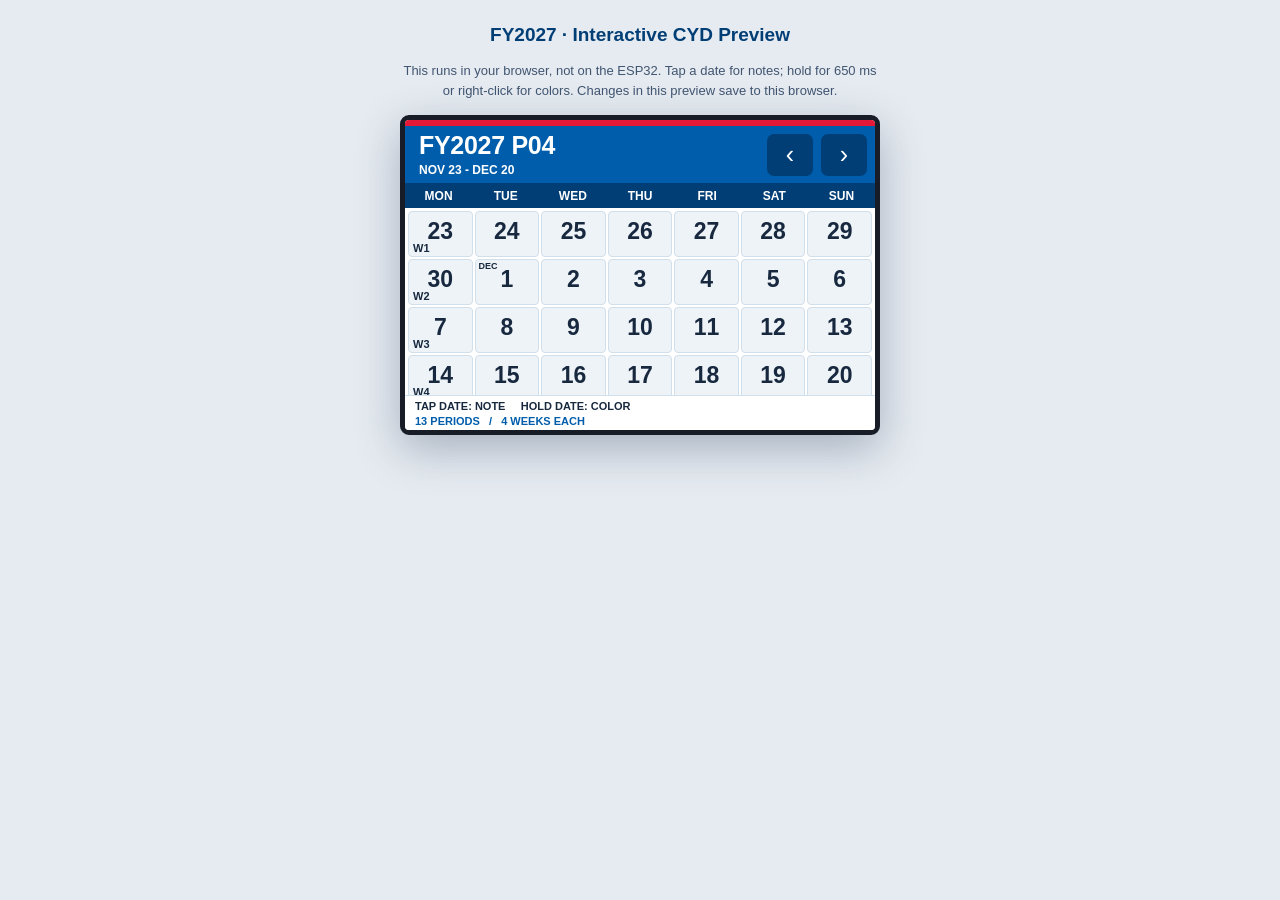
<file: FY2027-Work-Calendar/3.5-inch/web/preview.html>
<!doctype html><html lang="en"><head><meta charset="utf-8"><meta name="viewport" content="width=device-width,initial-scale=1"><title>FY2027 CYD Work Calendar · Preview</title>
<style>
:root{--blue:#005dab;--red:#e51937;--navy:#003e75;--pale:#eef3f8;--ink:#18293f;--border:#cfdde7}*{box-sizing:border-box}body{font-family:Arial,Helvetica,sans-serif;background:#e6ebf1;color:#18293f;margin:0;padding:24px;display:flex;flex-direction:column;align-items:center;gap:15px}h1{margin:0;font-size:19px;color:#003e75}p{margin:0;font-size:13px;text-align:center}#cyd{position:relative;width:480px;height:320px;background:#fff;border:5px solid #181c27;border-radius:9px;box-shadow:0 14px 45px #273b5b55;overflow:hidden;user-select:none;touch-action:manipulation}.strip{height:6px;background:var(--red)}.head{height:57px;background:var(--blue);color:#fff;display:flex;justify-content:space-between;padding:5px 8px 5px 14px;align-items:center}.head h2{font-size:25px;font-weight:900;letter-spacing:-.3px;margin:0}.head small{font-size:12px;font-weight:700}.arrows{display:flex;gap:8px}.arrow{width:46px;height:42px;border:0;border-radius:7px;background:var(--navy);font-size:25px;color:white;cursor:pointer}.weekdays{height:25px;background:#003e75;color:#fff;display:grid;grid-template-columns:repeat(7,1fr);align-items:center;text-align:center;font-size:12px;font-weight:800}.days{padding:3px 3px 2px;display:grid;grid-template-columns:repeat(7,1fr);grid-template-rows:repeat(4,46px);gap:2px}.day{background:var(--pale);border:1px solid #d1dfeb;border-radius:4px;cursor:pointer;position:relative;text-align:center;color:var(--ink);touch-action:none}.day.blue{background:var(--blue);border-color:var(--blue);color:white}.day.red{background:var(--red);border-color:var(--red);color:white}.day strong{position:absolute;left:0;top:7px;right:0;font-size:23px;line-height:25px}.day .wk{position:absolute;bottom:2px;left:4px;font-weight:900;font-size:11px}.day .month{position:absolute;top:1px;left:3px;font-size:9px;font-weight:800}.day .dot{position:absolute;bottom:4px;right:5px;height:8px;width:8px;border-radius:50%;background:var(--red)}.day.red .dot,.day.blue .dot{background:#fff}.foot{position:absolute;bottom:0;left:0;right:0;height:35px;border-top:1px solid #d1dfeb;padding:4px 10px;font-weight:700;font-size:11px;background:white}.foot div+div{color:var(--blue);margin-top:3px}.overlay{position:absolute;inset:0;background:#0005;display:none;align-items:center;justify-content:center}.overlay.show{display:flex}.dialog{border-radius:10px;background:white;box-shadow:0 5px 24px #0005;border:2px solid var(--navy);padding:17px;width:430px;display:grid;gap:13px}.dialog h3{margin:0;text-align:center;color:var(--navy);font-size:21px;font-weight:900}.choices{display:flex;gap:10px}.choices button{width:33%;height:56px;border:0;border-radius:6px;font-size:20px;font-weight:900;cursor:pointer}.choices .b{background:var(--blue);color:white}.choices .r{background:var(--red);color:white}.choices .c{background:#e5e5e5}.cancel{height:35px;justify-self:center;width:135px;background:var(--navy);color:white;border:0;border-radius:5px;font-weight:bold;cursor:pointer}.edit{display:none;position:absolute;inset:0;background:#fff}.edit.show{display:block}.edith{height:51px;border-top:5px solid var(--red);background:var(--blue);display:flex;align-items:center;justify-content:space-between;padding:4px 6px;color:white;font-weight:900;font-size:19px}.edith button{height:37px;border:0;border-radius:5px;background:var(--navy);font-weight:bold;color:white;padding:0 12px;cursor:pointer}.note{width:calc(100% - 16px);height:66px;margin:4px 8px;border-radius:5px;padding:7px 10px;border:1px solid var(--border);resize:none;font-size:16px;font-weight:700;color:var(--ink);background:var(--pale)}.keys{position:absolute;left:4px;right:4px;top:127px}.keyrow{display:flex;gap:3px;justify-content:center;margin-bottom:5px}.keyrow button{border:0;border-radius:4px;flex:1;max-width:44px;min-width:0;height:35px;font-weight:900;font-size:16px;background:var(--pale);cursor:pointer}.keyrow:nth-child(2){padding:0 14px}.keyrow:nth-child(3){padding:0 45px}.keyrow.bottom{padding:0;margin-top:3px}.keyrow.bottom button{max-width:none}.keyrow.bottom button:first-child{flex:1;background:var(--navy);color:white}.keyrow.bottom button:nth-child(2){flex:3}.keyrow.bottom button:last-child{flex:2;background:var(--red);color:white}.count{font-size:11px;position:absolute;right:10px;bottom:6px;color:var(--blue);font-weight:700}.hint{max-width:480px;color:#405570;line-height:1.5}button{touch-action:manipulation}@media(max-width:530px){body{padding:12px 3px}#cyd{transform:scale(min(1,calc((100vw - 6px)/480)));transform-origin:top center;margin-bottom:0}}
</style></head><body><h1>FY2027 · Interactive CYD Preview</h1><p class="hint">This runs in your browser, not on the ESP32. Tap a date for notes; hold for 650 ms or right-click for colors. Changes in this preview save to this browser.</p>
<div id="cyd"><div class="strip"></div><div class="head"><div><h2 id="title">FY2027 P04</h2><small id="range">NOV 23 - DEC 20</small></div><div class="arrows"><button class="arrow" id="prev" aria-label="Previous period">‹</button><button class="arrow" id="next" aria-label="Next period">›</button></div></div><div class="weekdays"><span>MON</span><span>TUE</span><span>WED</span><span>THU</span><span>FRI</span><span>SAT</span><span>SUN</span></div><div class="days" id="days"></div><div class="foot"><div>TAP DATE: NOTE &nbsp;&nbsp;&nbsp; HOLD DATE: COLOR</div><div>13 PERIODS &nbsp; / &nbsp; 4 WEEKS EACH</div></div>
<div class="overlay" id="overlay"><div class="dialog"><h3 id="colorlabel"></h3><div class="choices"><button class="b" data-color="blue">BLUE</button><button class="r" data-color="red">RED</button><button class="c" data-color="">CLEAR</button></div><button class="cancel" id="cancel">CANCEL</button></div></div>
<div class="edit" id="edit"><div class="edith"><button id="back">BACK</button><span id="editdate">NOV 23, 2026</span><button id="save">SAVE</button></div><textarea class="note" id="note" maxlength="96" placeholder="TYPE NOTE USING KEYBOARD..."></textarea><div class="keys" id="keyboard"></div><div class="count" id="count">0/96</div></div></div>
<script>
const $=s=>document.querySelector(s);const anchor=new Date(Date.UTC(2026,7,31));let fy=2027,period=4,selected=null, holdTimer=null,justHeld=false,num=false;const data=JSON.parse(localStorage.getItem('fy2027_cyd_preview_notes')||'{}');const MONTH=['JAN','FEB','MAR','APR','MAY','JUN','JUL','AUG','SEP','OCT','NOV','DEC'];const iso=d=>d.toISOString().slice(0,10);const addDays=(d,n)=>new Date(d.getTime()+86400000*n);const start=()=>addDays(anchor,(fy-2027)*364+(period-1)*28);const fmt=(d,y=false)=>MONTH[d.getUTCMonth()]+' '+d.getUTCDate()+(y?', '+d.getUTCFullYear():'');const saveData=()=>localStorage.setItem('fy2027_cyd_preview_notes',JSON.stringify(data));
function render(){const a=start();$('#title').textContent=`FY${fy}   P${String(period).padStart(2,'0')}`;$('#range').textContent=`${fmt(a)} - ${fmt(addDays(a,27))}`;$('#days').replaceChildren();for(let i=0;i<28;i++){const d=addDays(a,i),key=iso(d),info=data[key]||{},b=document.createElement('div');b.className='day '+(info.color||'');b.setAttribute('role','button');b.tabIndex=0;b.innerHTML=`<strong>${d.getUTCDate()}</strong>${i%7===0?`<span class="wk">W${Math.floor(i/7)+1}</span>`:''}${d.getUTCDate()===1?`<span class="month">${MONTH[d.getUTCMonth()]}</span>`:''}${info.note?'<span class="dot"></span>':''}`;
const openNote=()=>{selected=key;$('#editdate').textContent=fmt(d,true);$('#note').value=info.note||'';num=false;drawKeyboard();count();$('#edit').classList.add('show')};const openColor=()=>{selected=key;$('#colorlabel').textContent='COLOR '+fmt(d,true);$('#overlay').classList.add('show')};b.addEventListener('pointerdown',e=>{justHeld=false;clearTimeout(holdTimer);holdTimer=setTimeout(()=>{justHeld=true;openColor()},650)});b.addEventListener('pointerup',e=>{clearTimeout(holdTimer);if(!justHeld)openNote()});b.addEventListener('pointercancel',()=>clearTimeout(holdTimer));b.addEventListener('contextmenu',e=>{e.preventDefault();clearTimeout(holdTimer);justHeld=true;openColor()});b.addEventListener('keydown',e=>{if(e.key==='Enter')openNote()});$('#days').append(b);}}
$('#prev').onclick=()=>{if(--period===0){period=13;fy--}render()};$('#next').onclick=()=>{if(++period===14){period=1;fy++}render()};$('#cancel').onclick=()=>$('#overlay').classList.remove('show');document.querySelectorAll('[data-color]').forEach(b=>b.onclick=()=>{data[selected]??={};data[selected].color=b.dataset.color;saveData();$('#overlay').classList.remove('show');render()});$('#back').onclick=()=>$('#edit').classList.remove('show');$('#save').onclick=()=>{data[selected]??={};data[selected].note=$('#note').value.trim().toUpperCase().slice(0,96);saveData();$('#edit').classList.remove('show');render()};const count=()=>$('#count').textContent=$('#note').value.length+'/96';$('#note').oninput=count;
function drawKeyboard(){const rows=num?['1234567890','-/. :&#(),','?!+=%$@_;']:['QWERTYUIOP','ASDFGHJKL','ZXCVBNM'];$('#keyboard').replaceChildren();for(const s of rows){const row=document.createElement('div');row.className='keyrow';for(const ch of s){const b=document.createElement('button');b.textContent=ch===' '? '·':ch;b.onclick=()=>{if($('#note').value.length<96){$('#note').value+=ch;count()}};row.append(b)}$('#keyboard').append(row)}const bot=document.createElement('div');bot.className='keyrow bottom';for(const [label,fn] of [[num?'ABC':'123',()=>{num=!num;drawKeyboard()}],['SPACE',()=>{if($('#note').value.length<96)$('#note').value+=' ';count()}],['BACK',()=>{$('#note').value=$('#note').value.slice(0,-1);count()}]]){const b=document.createElement('button');b.textContent=label;b.onclick=fn;bot.append(b)}$('#keyboard').append(bot)}
render();
</script></body></html>
</file>
<file: flasher/style.css>
*{box-sizing:border-box}body{margin:0;background:#101613;color:#f4f5e9;font:17px/1.55 'DM Sans',system-ui,sans-serif}header,footer,main{max-width:1150px;margin:auto}header,footer,.eyebrow,.panelhead{font:700 12px/1.5 'IBM Plex Mono',monospace;letter-spacing:.13em}header{display:flex;justify-content:space-between;padding:28px 4%;border-bottom:1px solid #354138}.brand b,h1 span,.eyebrow{color:#befd79}.right,footer{color:#aab6aa}main{padding:72px 4% 38px;display:grid;grid-template-columns:1fr 1fr;gap:58px}h1{font-size:clamp(54px,6vw,91px);letter-spacing:-.075em;line-height:.94;margin:24px 0}.lead{font-size:20px;color:#d1d9d1;max-width:440px}.hardware{border-left:3px solid #b8ee7b;padding:0 16px;margin-top:38px}.hardware p{margin:.25em 0;color:#bac6bb}.panel{padding:30px;background:#1a241e;border:1px solid #455549;border-radius:12px;align-self:start}.panelhead{color:#ccdccf;display:flex;align-items:center;gap:10px}.light{width:10px;height:10px;background:#b8ee7b;border-radius:2px}h2{font-weight:650;letter-spacing:-.04em;line-height:1.2;font-size:30px}ol{padding-left:24px}li{padding-left:4px;margin-bottom:12px}li::marker{color:#b8ee7b;font:700 14px monospace}.note{font-size:14px;color:#bfccbf;border-top:1px solid #455549;padding-top:16px}button{cursor:pointer;background:#c1fa86;color:#111c14;font:700 17px system-ui;border:0;padding:15px 20px;border-radius:6px;width:100%;text-align:left}button span{float:right}button:focus-visible,summary:focus-visible{outline:3px solid white;outline-offset:3px}[hidden]{display:none!important}.help{grid-column:1/-1}details{border-top:1px solid #39443c;padding:16px 0}summary{cursor:pointer;font-weight:600}details p{color:#c7d3c8;max-width:720px}footer{padding:20px 4%;border-top:1px solid #354138}@media(max-width:760px){main{grid-template-columns:1fr;padding:38px 6%;gap:32px}header{padding:20px 6%}.hardware{margin-top:24px}.panel{padding:22px}.lead{font-size:18px}}
a{color:#c1fa86;text-underline-offset:3px}
.panel label{display:block;font-weight:650;margin-bottom:.4rem}.panel select{width:100%;padding:12px;border:1px solid #697e6d;background:#101613;color:#f4f5e9;border-radius:6px;font:inherit}.panel select:focus-visible{outline:3px solid #c1fa86}.panel #board-info{font-size:15px;color:#c6d5c8;min-height:3em}
</file>
